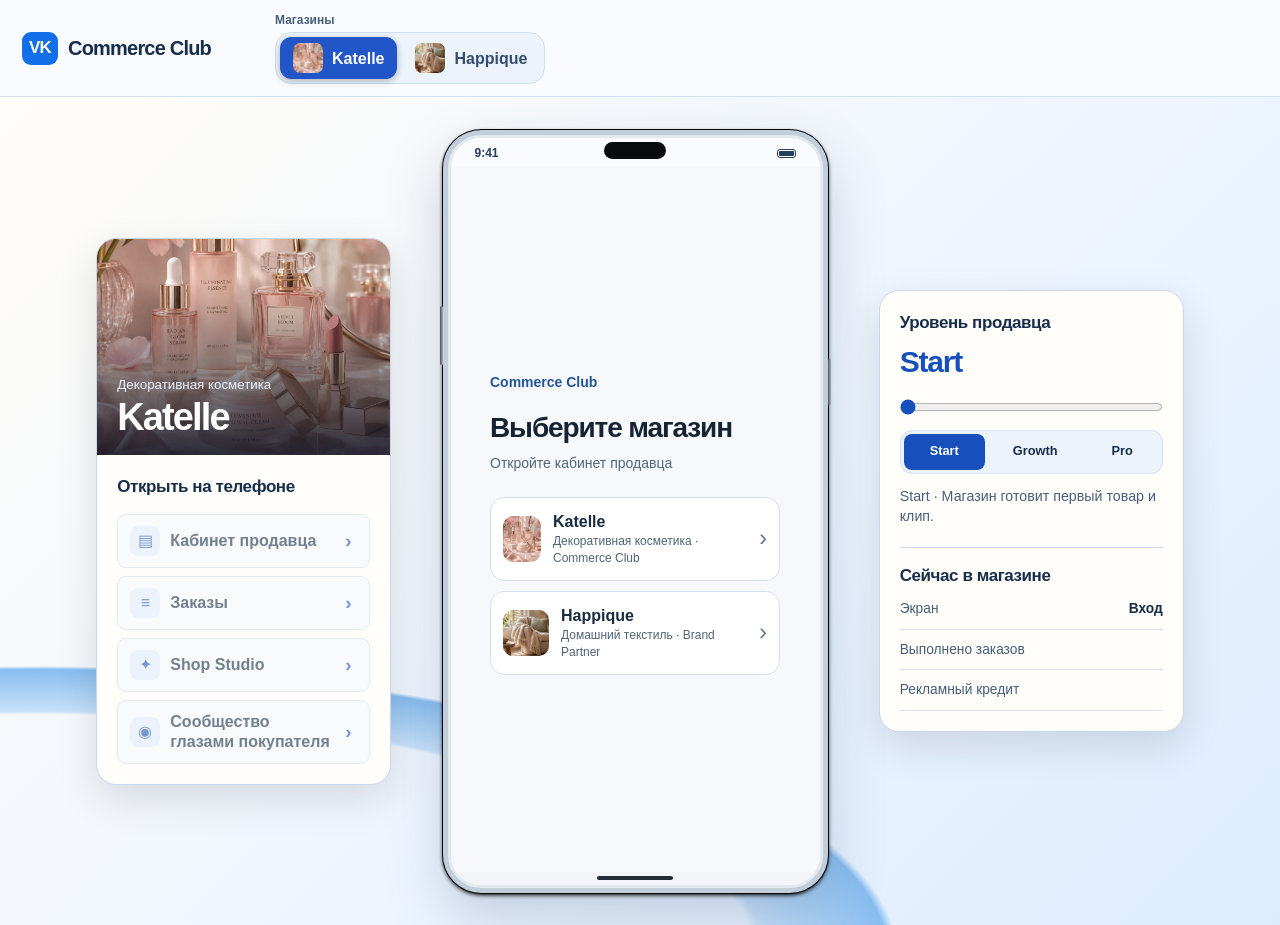
<file: index.html>
<!doctype html>
<html lang="ru"><head><base href="./releases/fd3b2d637d70807e52e01f9d325dbb7a2c9d3b03/"><meta charset="utf-8"><meta name="viewport" content="width=device-width,initial-scale=1"><title>Commerce Club · Интерактивное демо</title><link rel="stylesheet" href="presentation.css"></head>
<body><header class="top"><div class="identity"><b>VK</b> Commerce Club</div>
<div class="shop-picker"><strong>Магазины</strong><div class="sellers" role="group" aria-label="Выбор продавца"><button data-shop="beauty" aria-pressed="true"><img width="30" height="30" src="studio/media/beauty-scene.webp" alt="">Katelle</button><button data-shop="home" aria-pressed="false"><img width="30" height="30" src="studio/media/home-scene.webp" alt="">Happique</button></div></div></header>
<main class="stage"><section class="profile"><div class="profile-photo"><img id="scene" alt=""><div><small id="category"></small><h1 id="shop-name"></h1></div></div>
<div class="profile-info"><h2>Открыть на телефоне</h2><div class="routes"><button data-path="cabinet.html" data-hash="club"><span class="route-icon" aria-hidden="true">▤</span><span>Кабинет продавца</span></button><button data-path="cabinet.html" data-hash="orders"><span class="route-icon" aria-hidden="true">≡</span><span>Заказы</span></button><button data-path="studio/" data-hash="edit"><span class="route-icon" aria-hidden="true">✦</span><span>Shop Studio</span></button><button data-path="cabinet.html" data-hash="partner"><span class="route-icon" aria-hidden="true">◇</span><span>Brand Partners</span></button><button id="buyer-path" data-path="studio/" data-hash="store"><span class="route-icon" aria-hidden="true">◉</span><span>Сообщество глазами покупателя</span></button></div><p id="ready-note" hidden>Для открытия сообщества подтвердите готовность каталога.</p></div></section>
<div class="device"><div class="glass"><div class="status" aria-hidden="true"><span>9:41</span><i></i><span class="battery"></span></div><section id="login" class="login"><div class="login-content"><p class="login-brand">Commerce Club</p><h2>Выберите магазин</h2><p>Откройте кабинет продавца</p>
<div class="login-options">
<button data-login="beauty"><img src="studio/media/beauty-scene.webp" alt=""><span><strong>Katelle</strong><small>Декоративная косметика · Commerce Club</small></span></button>
<button data-login="home"><img src="studio/media/home-scene.webp" alt=""><span><strong>Happique</strong><small>Домашний текстиль · Brand Partner</small></span></button>
</div></div></section><iframe hidden id="phone" title="Интерактивный магазин VK" allow="fullscreen"></iframe><div class="chin" aria-hidden="true"><i></i></div></div></div>
<aside class="panel"><div class="panel-heading"><h2 id="mode-title">Уровень продавца</h2><output id="mode" for="level-control"></output></div>
<input id="level-control" aria-label="Пример уровня продавца" type="range" min="0" max="2" step="1" value="0">
<div class="stops" role="group" aria-label="Пример уровня"><button data-step="0">Start</button><button data-step="1">Growth</button><button data-step="2">Pro</button></div>
<p id="explain"></p><div class="live"><h2>Сейчас в магазине</h2><dl><div><dt>Экран</dt><dd id="screen">Вход</dd></div><div><dt id="metric-label">Выполнено заказов</dt><dd id="count"></dd></div><div><dt id="reward-label">Рекламный кредит</dt><dd id="credit-state"></dd></div></dl></div></aside></main><script type="module" src="presentation.js"></script></body></html>
</file>
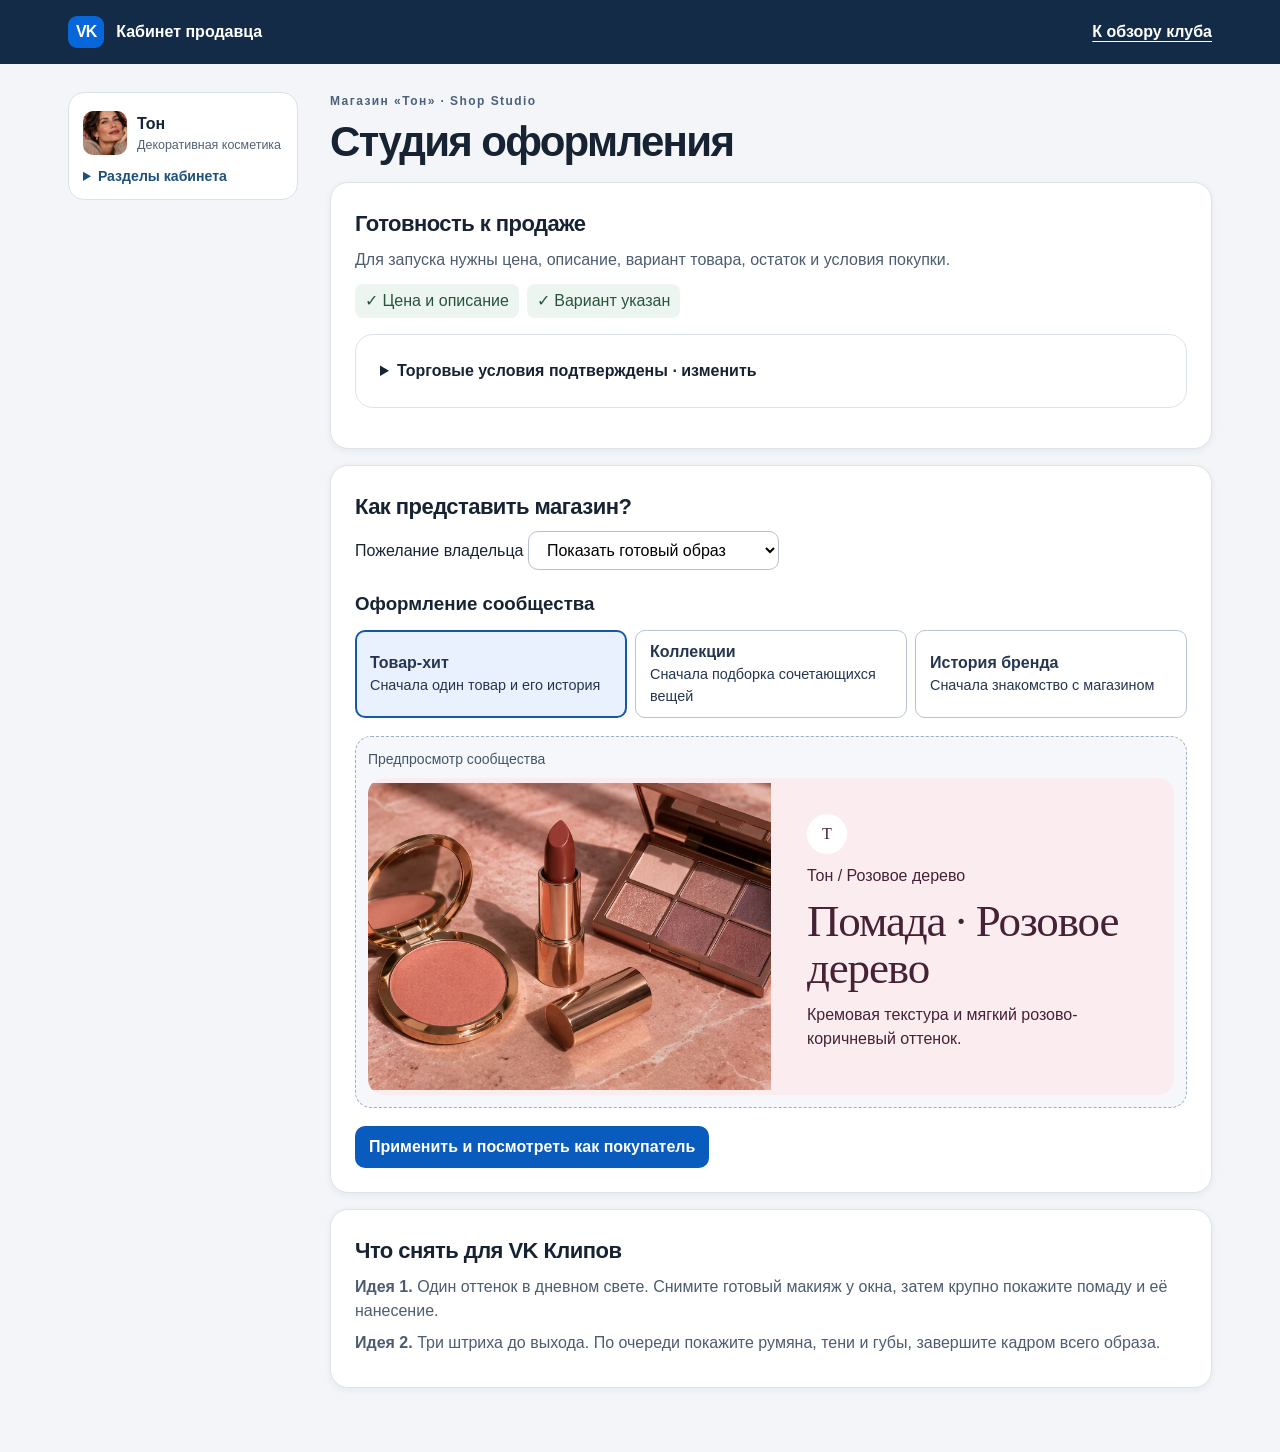
<file: studio/index.html>
<!doctype html>
<html lang="ru"><head><meta charset="utf-8"><meta name="viewport" content="width=device-width, initial-scale=1"><title>Shop Studio · VK Commerce Club</title><link rel="stylesheet" href="../club.css"><link rel="stylesheet" href="studio.css"></head><body><header class="context-bar"><div class="bar"><b class="brand"><span class="mark">VK</span><span id="role"></span></b><a id="club" class="header-link"></a></div></header><div id="shell"><div id="menu"></div><main id="app"></main></div><script type="module" src="studio.js"></script></body></html>
</file>
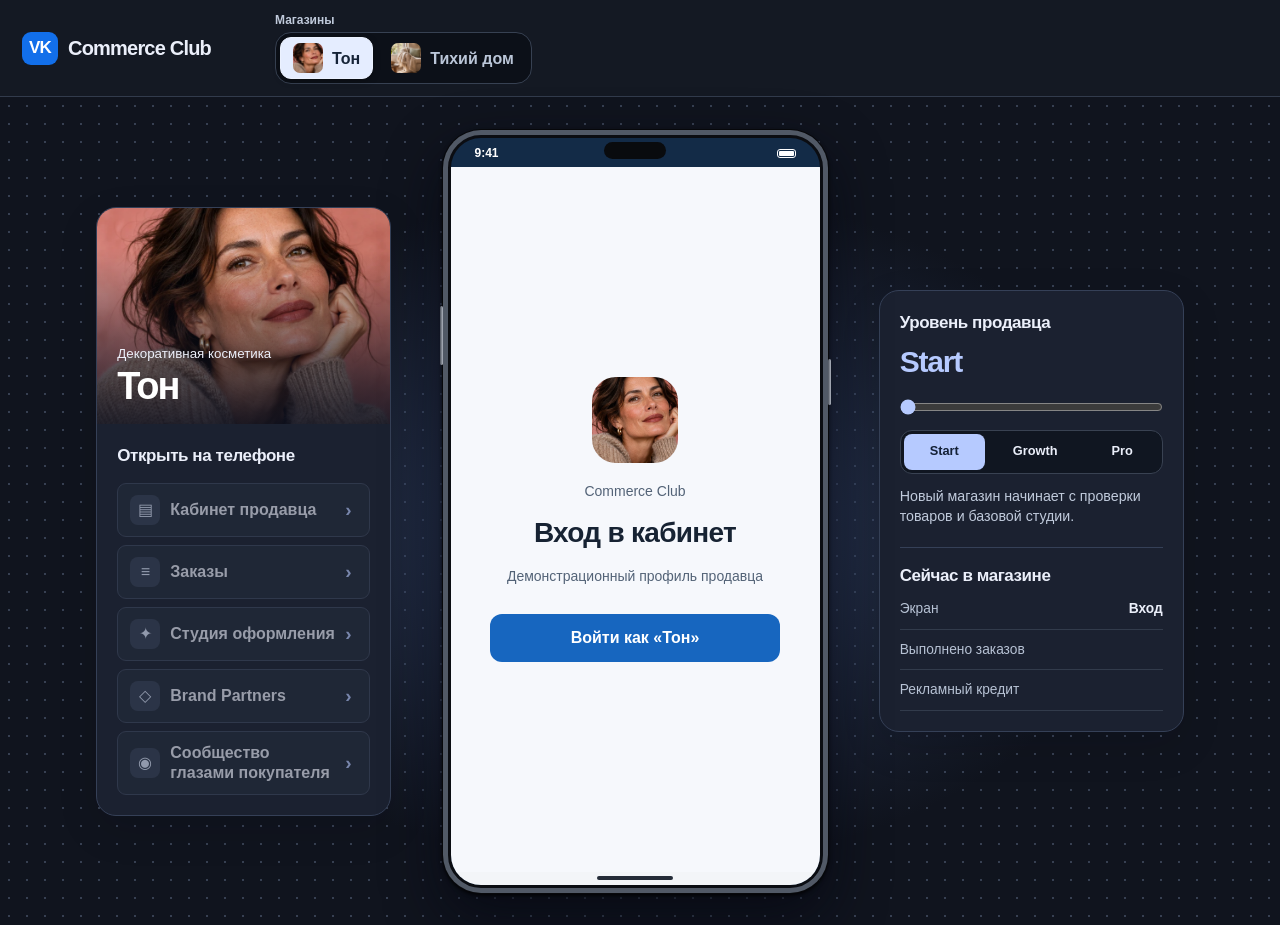
<file: releases/10fbc9dd67f4b79fa634954928e82f3b65fb4174/index.html>
<!doctype html>
<html lang="ru"><head><meta charset="utf-8"><meta name="viewport" content="width=device-width,initial-scale=1"><title>Commerce Club · Интерактивное демо</title><link rel="stylesheet" href="presentation.css"></head>
<body><header class="top"><div class="identity"><b>VK</b> Commerce Club</div>
<div class="shop-picker"><strong>Магазины</strong><div class="sellers" role="group" aria-label="Выбор продавца"><button data-shop="beauty" aria-pressed="true"><img width="30" height="30" src="studio/media/beauty-scene.webp" alt="">Тон</button><button data-shop="home" aria-pressed="false"><img width="30" height="30" src="studio/media/home-scene.webp" alt="">Тихий дом</button></div></div></header>
<main class="stage"><section class="profile"><div class="profile-photo"><img id="scene" alt=""><div><small id="category"></small><h1 id="shop-name"></h1></div></div>
<div class="profile-info"><h2>Открыть на телефоне</h2><div class="routes"><button data-path="cabinet.html" data-hash="club"><span class="route-icon" aria-hidden="true">▤</span><span>Кабинет продавца</span></button><button data-path="cabinet.html" data-hash="orders"><span class="route-icon" aria-hidden="true">≡</span><span>Заказы</span></button><button data-path="studio/" data-hash="edit"><span class="route-icon" aria-hidden="true">✦</span><span>Студия оформления</span></button><button data-path="cabinet.html" data-hash="partner"><span class="route-icon" aria-hidden="true">◇</span><span>Brand Partners</span></button><button id="buyer-path" data-path="studio/" data-hash="store"><span class="route-icon" aria-hidden="true">◉</span><span>Сообщество глазами покупателя</span></button></div><p id="ready-note" hidden>Для открытия сообщества подтвердите остаток в студии.</p></div></section>
<div class="device"><div class="glass"><div class="status" aria-hidden="true"><span>9:41</span><i></i><span class="battery"></span></div><section id="login" class="login"><div class="login-content"><img id="login-photo" alt=""><p>Commerce Club</p><h2>Вход в кабинет</h2><p>Демонстрационный профиль продавца</p><button id="enter"></button></div></section><iframe hidden id="phone" title="Интерактивный магазин VK" allow="fullscreen"></iframe><div class="chin" aria-hidden="true"><i></i></div></div></div>
<aside class="panel"><div class="panel-heading"><h2>Уровень продавца</h2><output id="mode" for="level-control"></output></div>
<input id="level-control" aria-label="Пример уровня продавца" type="range" min="0" max="2" step="1" value="0">
<div class="stops" role="group" aria-label="Пример уровня"><button data-step="0">Start</button><button data-step="1">Growth</button><button data-step="2">Pro</button></div>
<p id="explain"></p><div class="live"><h2>Сейчас в магазине</h2><dl><div><dt>Экран</dt><dd id="screen">Вход</dd></div><div><dt>Выполнено заказов</dt><dd id="count"></dd></div><div><dt>Рекламный кредит</dt><dd id="credit-state"></dd></div></dl></div></aside></main><script type="module" src="presentation.js"></script></body></html>
</file>
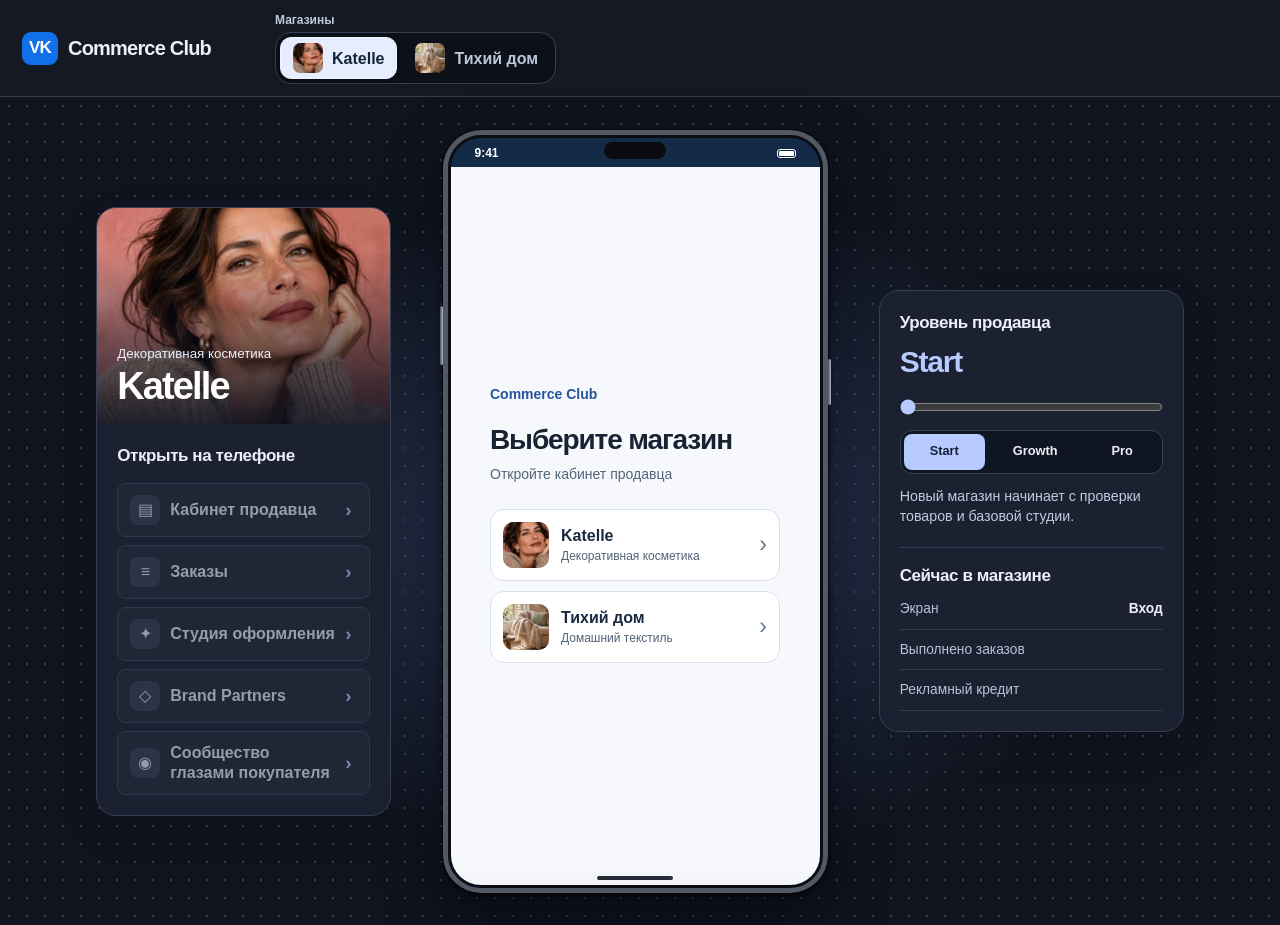
<file: releases/20390bb4bfc5965948802630af18fb8cf6c0f856/index.html>
<!doctype html>
<html lang="ru"><head><meta charset="utf-8"><meta name="viewport" content="width=device-width,initial-scale=1"><title>Commerce Club · Интерактивное демо</title><link rel="stylesheet" href="presentation.css"></head>
<body><header class="top"><div class="identity"><b>VK</b> Commerce Club</div>
<div class="shop-picker"><strong>Магазины</strong><div class="sellers" role="group" aria-label="Выбор продавца"><button data-shop="beauty" aria-pressed="true"><img width="30" height="30" src="studio/media/beauty-scene.webp" alt="">Katelle</button><button data-shop="home" aria-pressed="false"><img width="30" height="30" src="studio/media/home-scene.webp" alt="">Тихий дом</button></div></div></header>
<main class="stage"><section class="profile"><div class="profile-photo"><img id="scene" alt=""><div><small id="category"></small><h1 id="shop-name"></h1></div></div>
<div class="profile-info"><h2>Открыть на телефоне</h2><div class="routes"><button data-path="cabinet.html" data-hash="club"><span class="route-icon" aria-hidden="true">▤</span><span>Кабинет продавца</span></button><button data-path="cabinet.html" data-hash="orders"><span class="route-icon" aria-hidden="true">≡</span><span>Заказы</span></button><button data-path="studio/" data-hash="edit"><span class="route-icon" aria-hidden="true">✦</span><span>Студия оформления</span></button><button data-path="cabinet.html" data-hash="partner"><span class="route-icon" aria-hidden="true">◇</span><span>Brand Partners</span></button><button id="buyer-path" data-path="studio/" data-hash="store"><span class="route-icon" aria-hidden="true">◉</span><span>Сообщество глазами покупателя</span></button></div><p id="ready-note" hidden>Для открытия сообщества подтвердите остаток в студии.</p></div></section>
<div class="device"><div class="glass"><div class="status" aria-hidden="true"><span>9:41</span><i></i><span class="battery"></span></div><section id="login" class="login"><div class="login-content"><p class="login-brand">Commerce Club</p><h2>Выберите магазин</h2><p>Откройте кабинет продавца</p>
<div class="login-options">
<button data-login="beauty"><img src="studio/media/beauty-scene.webp" alt=""><span><strong>Katelle</strong><small>Декоративная косметика</small></span></button>
<button data-login="home"><img src="studio/media/home-scene.webp" alt=""><span><strong>Тихий дом</strong><small>Домашний текстиль</small></span></button>
</div></div></section><iframe hidden id="phone" title="Интерактивный магазин VK" allow="fullscreen"></iframe><div class="chin" aria-hidden="true"><i></i></div></div></div>
<aside class="panel"><div class="panel-heading"><h2>Уровень продавца</h2><output id="mode" for="level-control"></output></div>
<input id="level-control" aria-label="Пример уровня продавца" type="range" min="0" max="2" step="1" value="0">
<div class="stops" role="group" aria-label="Пример уровня"><button data-step="0">Start</button><button data-step="1">Growth</button><button data-step="2">Pro</button></div>
<p id="explain"></p><div class="live"><h2>Сейчас в магазине</h2><dl><div><dt>Экран</dt><dd id="screen">Вход</dd></div><div><dt>Выполнено заказов</dt><dd id="count"></dd></div><div><dt>Рекламный кредит</dt><dd id="credit-state"></dd></div></dl></div></aside></main><script type="module" src="presentation.js"></script></body></html>
</file>
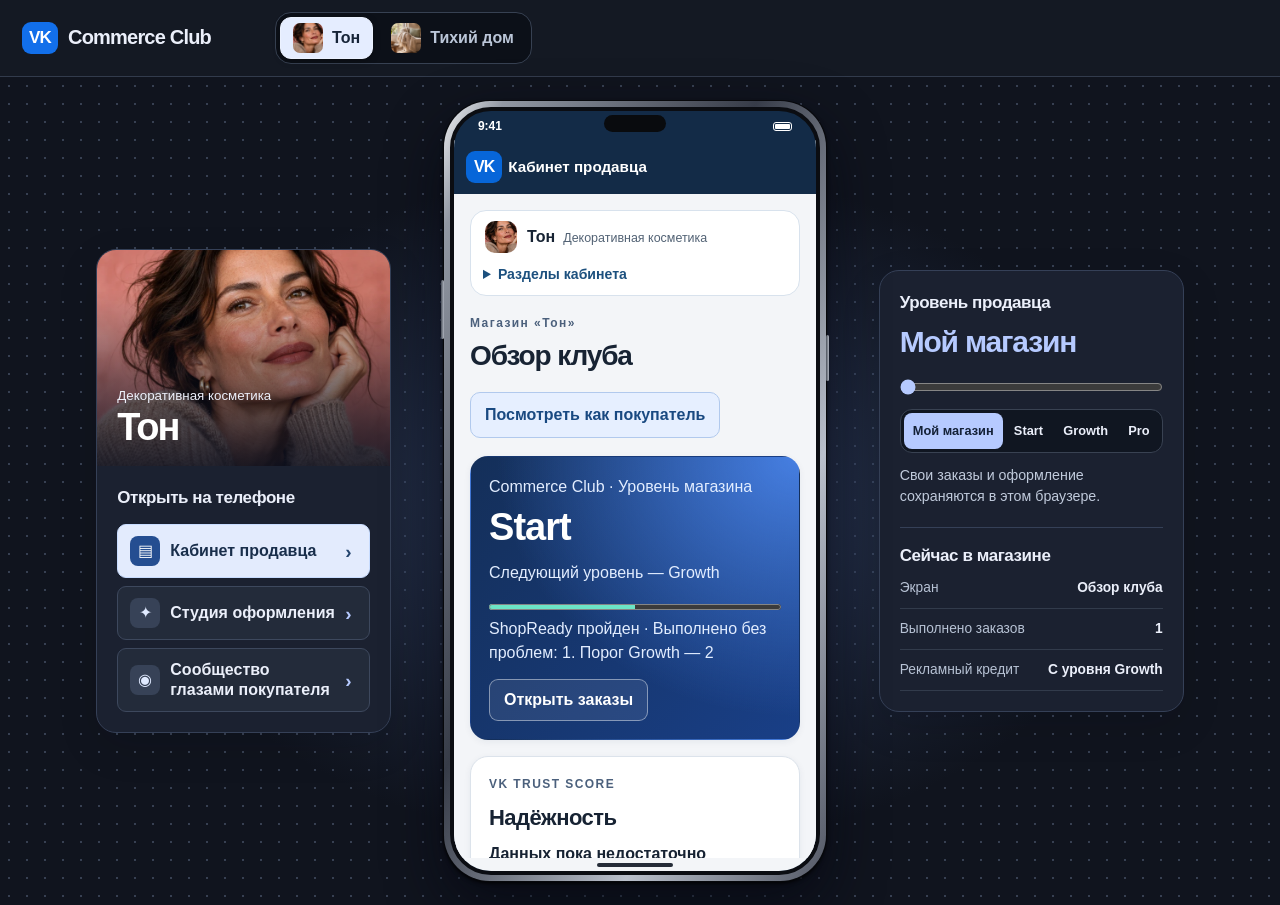
<file: releases/22c98f0e8be8798205c8533288f88f4186b59b86/index.html>
<!doctype html>
<html lang="ru"><head><meta charset="utf-8"><meta name="viewport" content="width=device-width,initial-scale=1"><title>Commerce Club · Интерактивное демо</title><link rel="stylesheet" href="presentation.css"></head>
<body><header class="top"><div class="identity"><b>VK</b> Commerce Club</div>
<div class="sellers" role="group" aria-label="Выбор продавца"><button data-shop="beauty" aria-pressed="true"><img width="30" height="30" src="studio/media/beauty-scene.webp" alt="">Тон</button><button data-shop="home" aria-pressed="false"><img width="30" height="30" src="studio/media/home-scene.webp" alt="">Тихий дом</button></div></header>
<main class="stage"><section class="profile"><div class="profile-photo"><img id="scene" alt=""><div><small id="category"></small><h1 id="shop-name"></h1></div></div>
<div class="profile-info"><h2>Открыть на телефоне</h2><div class="routes"><button data-path="cabinet.html" data-hash="club"><span class="route-icon" aria-hidden="true">▤</span><span>Кабинет продавца</span></button><button data-path="studio/" data-hash="edit"><span class="route-icon" aria-hidden="true">✦</span><span>Студия оформления</span></button><button id="buyer-path" data-path="studio/" data-hash="store"><span class="route-icon" aria-hidden="true">◉</span><span>Сообщество глазами покупателя</span></button></div><p id="ready-note" hidden>Для открытия сообщества подтвердите остаток в студии.</p></div></section>
<div class="device"><div class="glass"><div class="status" aria-hidden="true"><span>9:41</span><i></i><span class="battery"></span></div><iframe id="phone" title="Интерактивный магазин VK" allow="fullscreen"></iframe><div class="chin" aria-hidden="true"><i></i></div></div></div>
<aside class="panel"><div class="panel-heading"><h2>Уровень продавца</h2><output id="mode" for="level-control"></output></div>
<input id="level-control" aria-label="Пример уровня продавца" type="range" min="0" max="3" step="1" value="0">
<div class="stops" role="group" aria-label="Пример уровня"><button data-step="0">Мой магазин</button><button data-step="1">Start</button><button data-step="2">Growth</button><button data-step="3">Pro</button></div>
<p id="explain"></p><div class="live"><h2>Сейчас в магазине</h2><dl><div><dt>Экран</dt><dd id="screen">Обзор клуба</dd></div><div><dt>Выполнено заказов</dt><dd id="count"></dd></div><div><dt>Рекламный кредит</dt><dd id="credit-state"></dd></div></dl></div></aside></main><script type="module" src="presentation.js"></script></body></html>
</file>
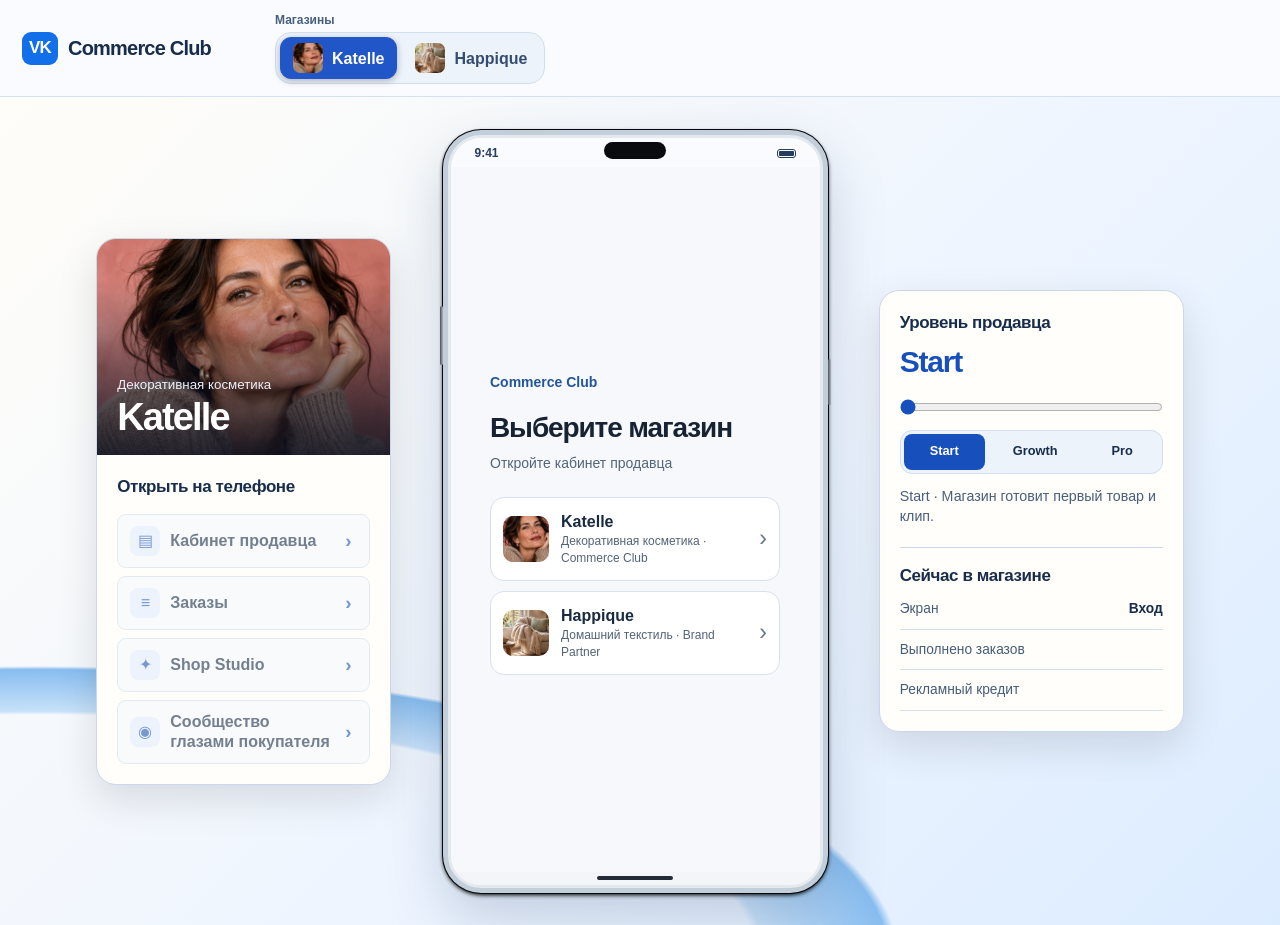
<file: releases/c3c7b0f297327cb7d4923b3d4fe4987be9b98758/index.html>
<!doctype html>
<html lang="ru"><head><meta charset="utf-8"><meta name="viewport" content="width=device-width,initial-scale=1"><title>Commerce Club · Интерактивное демо</title><link rel="stylesheet" href="presentation.css"></head>
<body><header class="top"><div class="identity"><b>VK</b> Commerce Club</div>
<div class="shop-picker"><strong>Магазины</strong><div class="sellers" role="group" aria-label="Выбор продавца"><button data-shop="beauty" aria-pressed="true"><img width="30" height="30" src="studio/media/beauty-scene.webp" alt="">Katelle</button><button data-shop="home" aria-pressed="false"><img width="30" height="30" src="studio/media/home-scene.webp" alt="">Happique</button></div></div></header>
<main class="stage"><section class="profile"><div class="profile-photo"><img id="scene" alt=""><div><small id="category"></small><h1 id="shop-name"></h1></div></div>
<div class="profile-info"><h2>Открыть на телефоне</h2><div class="routes"><button data-path="cabinet.html" data-hash="club"><span class="route-icon" aria-hidden="true">▤</span><span>Кабинет продавца</span></button><button data-path="cabinet.html" data-hash="orders"><span class="route-icon" aria-hidden="true">≡</span><span>Заказы</span></button><button data-path="studio/" data-hash="edit"><span class="route-icon" aria-hidden="true">✦</span><span>Shop Studio</span></button><button data-path="cabinet.html" data-hash="partner"><span class="route-icon" aria-hidden="true">◇</span><span>Brand Partners</span></button><button id="buyer-path" data-path="studio/" data-hash="store"><span class="route-icon" aria-hidden="true">◉</span><span>Сообщество глазами покупателя</span></button></div><p id="ready-note" hidden>Для открытия сообщества подтвердите готовность каталога.</p></div></section>
<div class="device"><div class="glass"><div class="status" aria-hidden="true"><span>9:41</span><i></i><span class="battery"></span></div><section id="login" class="login"><div class="login-content"><p class="login-brand">Commerce Club</p><h2>Выберите магазин</h2><p>Откройте кабинет продавца</p>
<div class="login-options">
<button data-login="beauty"><img src="studio/media/beauty-scene.webp" alt=""><span><strong>Katelle</strong><small>Декоративная косметика · Commerce Club</small></span></button>
<button data-login="home"><img src="studio/media/home-scene.webp" alt=""><span><strong>Happique</strong><small>Домашний текстиль · Brand Partner</small></span></button>
</div></div></section><iframe hidden id="phone" title="Интерактивный магазин VK" allow="fullscreen"></iframe><div class="chin" aria-hidden="true"><i></i></div></div></div>
<aside class="panel"><div class="panel-heading"><h2 id="mode-title">Уровень продавца</h2><output id="mode" for="level-control"></output></div>
<input id="level-control" aria-label="Пример уровня продавца" type="range" min="0" max="2" step="1" value="0">
<div class="stops" role="group" aria-label="Пример уровня"><button data-step="0">Start</button><button data-step="1">Growth</button><button data-step="2">Pro</button></div>
<p id="explain"></p><div class="live"><h2>Сейчас в магазине</h2><dl><div><dt>Экран</dt><dd id="screen">Вход</dd></div><div><dt id="metric-label">Выполнено заказов</dt><dd id="count"></dd></div><div><dt id="reward-label">Рекламный кредит</dt><dd id="credit-state"></dd></div></dl></div></aside></main><script type="module" src="presentation.js"></script></body></html>
</file>
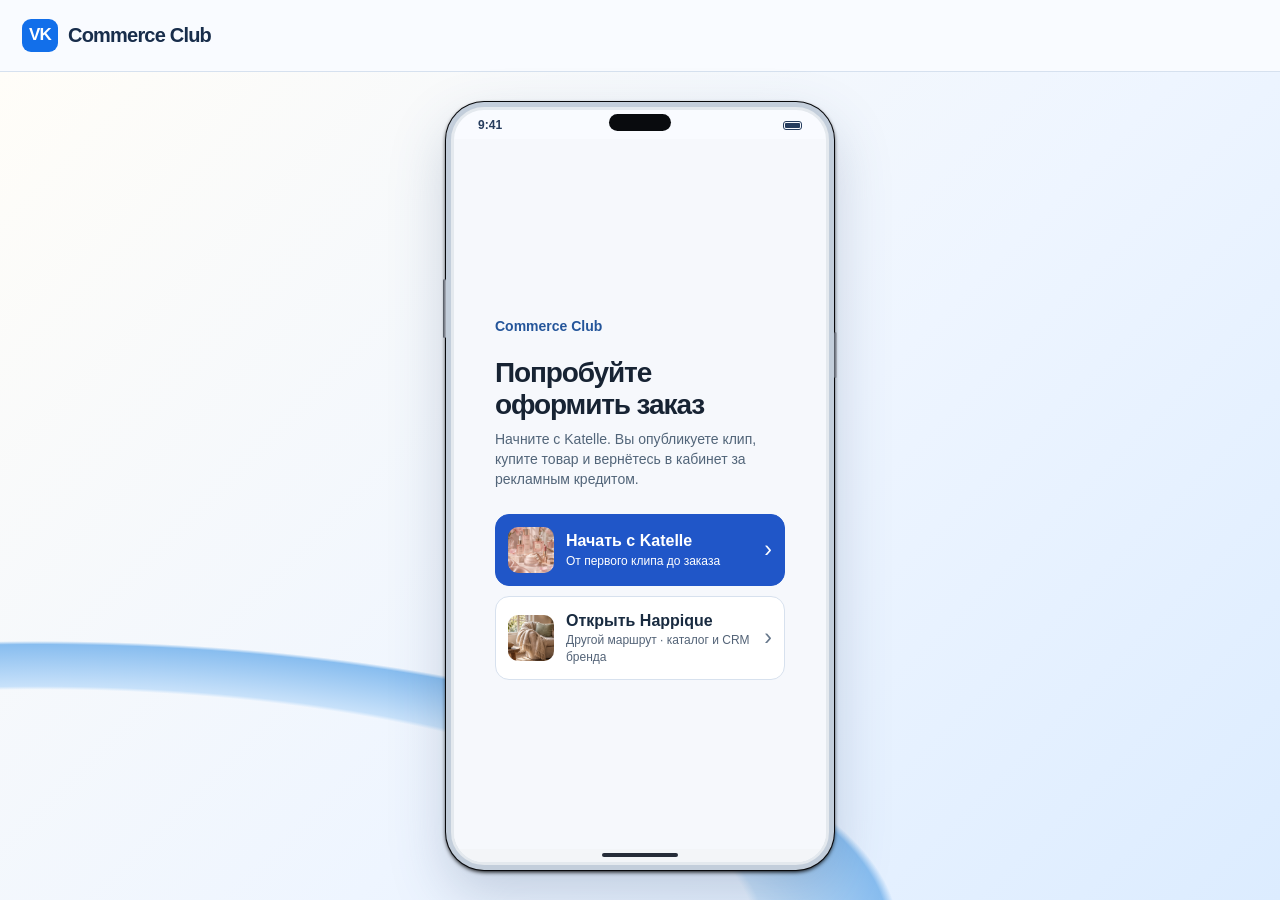
<file: releases/cb9e116e784eb3697a432ee3b4713bbbef886c1a/index.html>
<!doctype html>
<html lang="ru"><head><meta charset="utf-8"><meta name="viewport" content="width=device-width,initial-scale=1"><title>Commerce Club · Интерактивное демо</title><link rel="stylesheet" href="presentation.css"></head>
<body><header class="top"><div class="identity"><b>VK</b> Commerce Club</div>
<div class="shop-picker"><strong>Магазины</strong><div class="sellers" role="group" aria-label="Выбор продавца"><button data-shop="beauty" aria-pressed="true"><img width="30" height="30" src="studio/media/beauty-scene.webp" alt="">Katelle</button><button data-shop="home" aria-pressed="false"><img width="30" height="30" src="studio/media/home-scene.webp" alt="">Happique</button></div></div></header>
<main class="stage"><section class="profile"><div class="profile-photo"><img id="scene" alt=""><div><small id="category"></small><h1 id="shop-name"></h1></div></div>
<div class="profile-info"><h2>Перейти к экрану</h2><div class="routes"><button data-path="cabinet.html" data-hash="club"><span class="route-icon" aria-hidden="true">▤</span><span>Кабинет продавца</span></button><button data-path="cabinet.html" data-hash="orders"><span class="route-icon" aria-hidden="true">≡</span><span>Заказы</span></button><button data-path="studio/" data-hash="edit"><span class="route-icon" aria-hidden="true">✦</span><span>Shop Studio</span></button><button data-path="cabinet.html" data-hash="partner"><span class="route-icon" aria-hidden="true">◇</span><span>Brand Partners</span></button><button id="buyer-path" data-path="studio/" data-hash="store"><span class="route-icon" aria-hidden="true">◉</span><span>Сообщество глазами покупателя</span></button></div><p id="ready-note" hidden>Для открытия сообщества подтвердите готовность каталога.</p></div></section>
<div class="device"><div class="glass"><div class="status" aria-hidden="true"><span>9:41</span><i></i><span class="battery"></span></div><section id="login" class="login"><div class="login-content"><p class="login-brand">Commerce Club</p><h2>Попробуйте оформить заказ</h2><p>Начните с Katelle. Вы опубликуете клип, купите товар и вернётесь в кабинет за рекламным кредитом.</p>
<div class="login-options">
<button data-login="beauty"><img src="studio/media/beauty-scene.webp" alt=""><span><strong>Начать с Katelle</strong><small>От первого клипа до заказа</small></span></button>
<button data-login="home"><img src="studio/media/home-scene.webp" alt=""><span><strong>Открыть Happique</strong><small>Другой маршрут · каталог и CRM бренда</small></span></button>
</div></div></section><div id="guide" class="guide" hidden><p aria-live="polite" id="guide-text"></p><button type="button" id="locate">Показать где</button></div><iframe hidden id="phone" title="Интерактивный магазин VK" allow="fullscreen"></iframe><div class="chin" aria-hidden="true"><i></i></div></div></div>
<aside class="panel"><div class="panel-heading"><h2 id="mode-title">Уровень продавца</h2><output id="mode" for="level-control"></output></div>
<input id="level-control" aria-label="Пример уровня продавца" type="range" min="0" max="2" step="1" value="0">
<div class="stops" role="group" aria-label="Пример уровня"><button data-step="0">Start</button><button data-step="1">Growth</button><button data-step="2">Pro</button></div>
<p id="explain"></p><div class="live"><h2>Сейчас в магазине</h2><dl><div><dt>Экран</dt><dd id="screen">Вход</dd></div><div><dt id="metric-label">Выполнено заказов</dt><dd id="count"></dd></div><div><dt id="reward-label">Рекламный кредит</dt><dd id="credit-state"></dd></div></dl></div></aside></main><script type="module" src="presentation.js"></script></body></html>
</file>
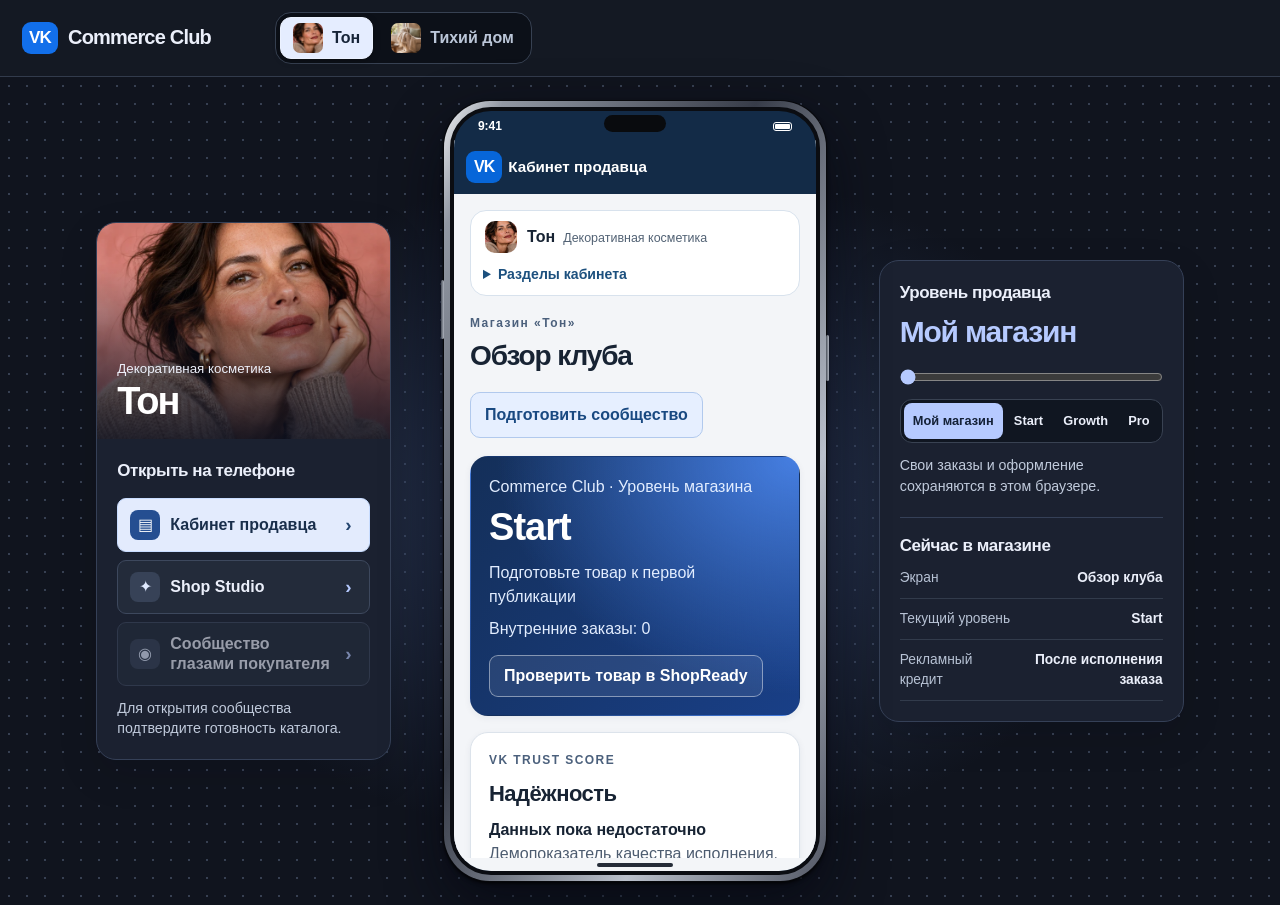
<file: releases/e19059b3f07329af7d9ea71b241a99f8d11e6a4f/index.html>
<!doctype html>
<html lang="ru"><head><meta charset="utf-8"><meta name="viewport" content="width=device-width,initial-scale=1"><title>Commerce Club · Интерактивное демо</title><link rel="stylesheet" href="presentation.css"></head>
<body><header class="top"><div class="identity"><b>VK</b> Commerce Club</div>
<div class="sellers" role="group" aria-label="Выбор продавца"><button data-shop="beauty" aria-pressed="true"><img width="30" height="30" src="studio/media/beauty-scene.webp" alt="">Тон</button><button data-shop="home" aria-pressed="false"><img width="30" height="30" src="studio/media/home-scene.webp" alt="">Тихий дом</button></div></header>
<main class="stage"><section class="profile"><div class="profile-photo"><img id="scene" alt=""><div><small id="category"></small><h1 id="shop-name"></h1></div></div>
<div class="profile-info"><h2>Открыть на телефоне</h2><div class="routes"><button data-path="cabinet.html" data-hash="club"><span class="route-icon" aria-hidden="true">▤</span><span>Кабинет продавца</span></button><button data-path="studio/" data-hash="edit"><span class="route-icon" aria-hidden="true">✦</span><span>Shop Studio</span></button><button id="buyer-path" data-path="studio/" data-hash="store"><span class="route-icon" aria-hidden="true">◉</span><span>Сообщество глазами покупателя</span></button></div><p id="ready-note" hidden>Для открытия сообщества подтвердите готовность каталога.</p></div></section>
<div class="device"><div class="glass"><div class="status" aria-hidden="true"><span>9:41</span><i></i><span class="battery"></span></div><iframe id="phone" title="Интерактивный магазин VK" allow="fullscreen"></iframe><div class="chin" aria-hidden="true"><i></i></div></div></div>
<aside class="panel"><div class="panel-heading"><h2 id="mode-title">Уровень продавца</h2><output id="mode" for="level-control"></output></div>
<input id="level-control" aria-label="Пример уровня продавца" type="range" min="0" max="3" step="1" value="0">
<div class="stops" role="group" aria-label="Пример уровня"><button data-step="0">Мой магазин</button><button data-step="1">Start</button><button data-step="2">Growth</button><button data-step="3">Pro</button></div>
<p id="explain"></p><div class="live"><h2>Сейчас в магазине</h2><dl><div><dt>Экран</dt><dd id="screen">Обзор клуба</dd></div><div><dt id="metric-label">Текущий уровень</dt><dd id="count"></dd></div><div><dt id="reward-label">Рекламный кредит</dt><dd id="credit-state"></dd></div></dl></div></aside></main><script type="module" src="presentation.js"></script></body></html>
</file>
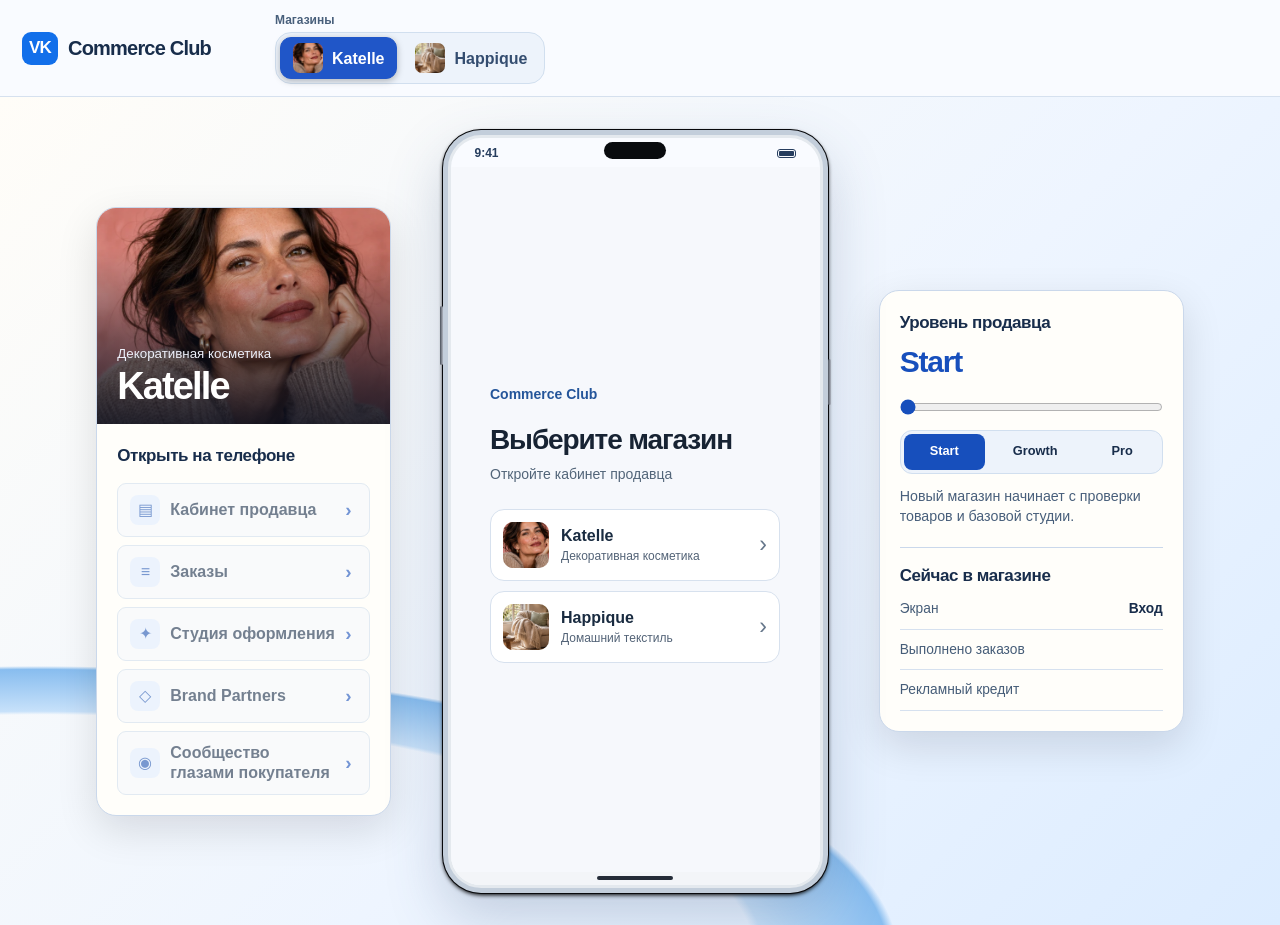
<file: releases/effec1f9fd084f3419c1f1bebfd5da33e242f20c/index.html>
<!doctype html>
<html lang="ru"><head><meta charset="utf-8"><meta name="viewport" content="width=device-width,initial-scale=1"><title>Commerce Club · Интерактивное демо</title><link rel="stylesheet" href="presentation.css"></head>
<body><header class="top"><div class="identity"><b>VK</b> Commerce Club</div>
<div class="shop-picker"><strong>Магазины</strong><div class="sellers" role="group" aria-label="Выбор продавца"><button data-shop="beauty" aria-pressed="true"><img width="30" height="30" src="studio/media/beauty-scene.webp" alt="">Katelle</button><button data-shop="home" aria-pressed="false"><img width="30" height="30" src="studio/media/home-scene.webp" alt="">Happique</button></div></div></header>
<main class="stage"><section class="profile"><div class="profile-photo"><img id="scene" alt=""><div><small id="category"></small><h1 id="shop-name"></h1></div></div>
<div class="profile-info"><h2>Открыть на телефоне</h2><div class="routes"><button data-path="cabinet.html" data-hash="club"><span class="route-icon" aria-hidden="true">▤</span><span>Кабинет продавца</span></button><button data-path="cabinet.html" data-hash="orders"><span class="route-icon" aria-hidden="true">≡</span><span>Заказы</span></button><button data-path="studio/" data-hash="edit"><span class="route-icon" aria-hidden="true">✦</span><span>Студия оформления</span></button><button data-path="cabinet.html" data-hash="partner"><span class="route-icon" aria-hidden="true">◇</span><span>Brand Partners</span></button><button id="buyer-path" data-path="studio/" data-hash="store"><span class="route-icon" aria-hidden="true">◉</span><span>Сообщество глазами покупателя</span></button></div><p id="ready-note" hidden>Для открытия сообщества подтвердите остаток в студии.</p></div></section>
<div class="device"><div class="glass"><div class="status" aria-hidden="true"><span>9:41</span><i></i><span class="battery"></span></div><section id="login" class="login"><div class="login-content"><p class="login-brand">Commerce Club</p><h2>Выберите магазин</h2><p>Откройте кабинет продавца</p>
<div class="login-options">
<button data-login="beauty"><img src="studio/media/beauty-scene.webp" alt=""><span><strong>Katelle</strong><small>Декоративная косметика</small></span></button>
<button data-login="home"><img src="studio/media/home-scene.webp" alt=""><span><strong>Happique</strong><small>Домашний текстиль</small></span></button>
</div></div></section><iframe hidden id="phone" title="Интерактивный магазин VK" allow="fullscreen"></iframe><div class="chin" aria-hidden="true"><i></i></div></div></div>
<aside class="panel"><div class="panel-heading"><h2>Уровень продавца</h2><output id="mode" for="level-control"></output></div>
<input id="level-control" aria-label="Пример уровня продавца" type="range" min="0" max="2" step="1" value="0">
<div class="stops" role="group" aria-label="Пример уровня"><button data-step="0">Start</button><button data-step="1">Growth</button><button data-step="2">Pro</button></div>
<p id="explain"></p><div class="live"><h2>Сейчас в магазине</h2><dl><div><dt>Экран</dt><dd id="screen">Вход</dd></div><div><dt>Выполнено заказов</dt><dd id="count"></dd></div><div><dt>Рекламный кредит</dt><dd id="credit-state"></dd></div></dl></div></aside></main><script type="module" src="presentation.js"></script></body></html>
</file>
<file: presentation.css>
* {box-sizing:border-box}
:root {font:16px/1.45 Inter,"Segoe UI",sans-serif;color:#ebeffa;background:#10141e;color-scheme:dark}
body {margin:0;--accent:#b6caff;--surface:#1b2130;--edge:#354057;--halo:#394d78}
body[data-shop=home] {--accent:#afdcc3;--halo:#3c5e51}
button,input {font:inherit}
button {cursor:pointer;color:inherit}
button:disabled {opacity:.55;cursor:default}
.top {min-height:72px;display:flex;align-items:center;gap:clamp(20px,5vw,80px);padding:12px max(22px,calc((100vw - 1250px)/2));background:#141923;border-bottom:1px solid #323b4c}
.identity {display:flex;align-items:center;gap:10px;font-size:20px;font-weight:700;letter-spacing:-.04em;white-space:nowrap}
.identity b {color:white;background:#126fea;border-radius:9px;padding:4px 7px;font-size:17px}
.sellers,.stops {display:flex;gap:5px}
.sellers button,.stops button {border:1px solid transparent;border-radius:10px;background:transparent;padding:5px 12px;display:flex;align-items:center;gap:9px}
.sellers img {width:30px;height:30px;border-radius:7px;object-fit:cover}
.sellers button[aria-pressed=true],.stops button[aria-pressed=true] {background:#303e55;border-color:#7283a0;color:white}
.stage {min-height:calc(100svh - 72px);display:grid;grid-template-columns:minmax(190px,295px) minmax(290px,385px) minmax(195px,305px);gap:clamp(22px,4vw,74px);justify-content:center;align-items:center;padding:24px;background-image:radial-gradient(ellipse at 50% 52%,color-mix(in srgb,var(--halo) 65%,transparent),transparent 56%),radial-gradient(#374052 1px,transparent 1px);background-size:auto,18px 18px}
.profile,.panel {background:var(--surface);border:1px solid var(--edge);border-radius:20px;box-shadow:0 14px 40px #080b121f;min-width:0}
.profile {overflow:hidden}
.profile-photo {position:relative;height:clamp(165px,24vh,250px);isolation:isolate}
.profile-photo img {width:100%;height:100%;object-fit:cover}
.profile-photo::after {content:"";position:absolute;inset:0;background:linear-gradient(transparent 20%,#0d1120dc);z-index:1}
.profile-photo div {position:absolute;z-index:2;bottom:17px;left:20px}
.profile-photo small {color:#edf0fa}
h1,h2,p,dl,dd {margin:0}
h1 {font-size:38px;line-height:1.12;letter-spacing:-.05em;color:white}
h2 {font-size:17px;letter-spacing:-.025em}
.profile-info,.panel {padding:20px}
.routes {display:grid;gap:6px;margin-top:14px}
.routes button {border:0;border-radius:9px;text-align:left;padding:11px 12px;background:#252d3e;display:flex;align-items:center;justify-content:space-between}
.routes button::after {content:"›";font-size:19px;line-height:1;color:var(--accent)}
.routes button[aria-current=page] {box-shadow:inset 3px 0 var(--accent);background:#303a50}
#ready-note,#explain {color:#c0cadb;font-size:.89rem;margin-top:12px}
.device {position:relative;justify-self:center;height:min(790px,calc(100svh - 120px));min-height:480px;aspect-ratio:0.49;max-width:100%;padding:6px;border-radius:46px;background:linear-gradient(115deg,#eff1f3 0%,#9298a3 8%,#373c48 42%,#bac0cb 73%,#535865);box-shadow:0 0 0 1px #07080b,0 2px 4px #000,0 24px 55px #040610a8}
.device::before,.device::after {content:"";position:absolute;background:linear-gradient(90deg,#494f59,#b1b6c1);border-radius:3px;width:3px}
.device::before {left:-3px;top:23%;height:59px}.device::after {right:-3px;top:30%;height:46px}
.glass {height:100%;display:flex;flex-direction:column;border:4px solid #0b0d12;border-radius:41px;overflow:hidden;background:#132b47}
.status {height:29px;flex:none;display:flex;align-items:center;justify-content:space-between;position:relative;padding:1px 24px 0;color:white;font:650 12px/1 "Segoe UI",sans-serif}
.status i {position:absolute;left:50%;top:4px;transform:translateX(-50%);width:62px;height:17px;background:#090b0e;border-radius:12px}
.battery {width:19px;height:9px;border:1px solid #fff;border-radius:3px;background:#fff;background-clip:content-box;padding:1px}
iframe {width:100%;min-height:0;flex:1;border:0;display:block;background:#f3f5f8;color-scheme:light}
.chin {height:13px;display:grid;place-items:center;background:#f3f5f8}.chin i {width:76px;height:4px;border-radius:4px;background:#252c38}
.panel-heading output {display:block;font-size:30px;font-weight:700;letter-spacing:-.04em;color:var(--accent);margin-top:4px}
input[type=range] {width:100%;accent-color:var(--accent);height:32px;margin:8px 0 0}
.stops {justify-content:space-between;gap:1px}
.stops button {font-size:.8rem;padding:6px 5px}
.live {margin-top:20px;border-top:1px solid var(--edge);padding-top:16px}
dl>div {display:flex;justify-content:space-between;align-items:baseline;gap:8px;border-bottom:1px solid #323b4b;padding:10px 0;font-size:.86rem}
dt {color:#b7c2d4}dd {text-align:right;font-weight:600}
:focus-visible {outline:3px solid #f8c067;outline-offset:2px}
button:hover:enabled {background:#39435a}
@media(min-width:761px) and (max-width:1030px) {
 .stage {grid-template-columns:minmax(195px,1fr) minmax(300px,365px);grid-template-rows:auto auto;align-content:center;gap:16px 32px}
 .profile,.panel {grid-column:1}.profile {align-self:end}.panel {align-self:start}
 .device {grid-column:2;grid-row:1/span 2}.profile-photo {height:135px}.live {margin-top:12px}
}
@media(max-width:760px) {
 body {height:100dvh;display:flex;flex-direction:column}
 .top {flex:none;min-height:0;padding:6px 10px;gap:8px;justify-content:space-between}
 .identity {font-size:14px;gap:5px}.identity b {font-size:13px;padding:3px 4px}
 .sellers {gap:2px}.sellers button {padding:4px;gap:4px;font-size:13px;min-height:36px}.sellers img {width:22px;height:22px}
 .stage {min-height:0;flex:1;display:flex;flex-direction:column;align-items:stretch;padding:0;gap:0;background:#141923}
 .profile,.live,#explain,.panel-heading output {display:none}
 .panel {order:-1;display:flex;align-items:center;justify-content:space-between;padding:3px 10px;border:0;border-radius:0}
 .panel-heading h2 {font-size:12px;max-width:75px;line-height:1.1}
 .stops button {min-height:33px}
 input[type=range] {position:absolute;width:1px;height:1px;clip-path:inset(50%)}
 input:focus-visible {position:static;width:42px;height:28px;clip-path:none}
 .device,.glass {height:auto;border:0;border-radius:0;padding:0;background:none;box-shadow:none}
 .device {flex:1;min-height:0;aspect-ratio:auto}.glass {height:100%}
 .device::before,.device::after,.status,.chin {display:none}
}
</file>
<file: club.css>
* { box-sizing: border-box }
:root { color-scheme: light; font: 16px/1.5 Inter, "Segoe UI", sans-serif; color: #172333; background: #f3f5f8 }
body { margin: 0 }
header { background: white; border-bottom: 1px solid #dae1eb }
.bar, main { width: min(960px, 100%); margin: auto; padding: 16px 24px }
.bar, .line, .brand, .actions { display: flex; align-items: center; gap: 12px }
.bar, .line { justify-content: space-between }
.mark { background: #0766d9; color: white; padding: 4px 8px; border-radius: 9px; letter-spacing: -1px }
main { padding-top: 32px; padding-bottom: 48px }
h1, h2, p { margin: 0 0 8px }
h1 { font-size: clamp(32px,6vw,48px); letter-spacing: -.04em }
h2 { font-size: 22px; letter-spacing: -.025em }
p { color: #4d5c70 }
.eyebrow { color: #4b607c; font-size: 12px; font-weight: 700; letter-spacing: .12em }
.grid { display: grid; grid-template-columns: 1.2fr 1fr; gap: 16px; margin-top: 24px }
section, details { background: white; padding: 24px; border-radius: 18px; border: 1px solid #dce3eb; margin-bottom: 16px }
.hero { background: #163e80; color: white; border-color: transparent }
.hero p { color: #e2edff }
.hero h2 { font-size: 40px; margin-bottom: 12px }
progress { width: 100%; height: 12px; accent-color: #6ce5c6 }
.line { border-top: 1px solid #e3e8ef; padding: 14px 0; flex-wrap: wrap }
.line:first-child { border: 0 }
.line p { margin: 2px 0 0 }
button, select { font: inherit; border-radius: 10px; padding: 9px 14px }
button { background: #095bbd; color: white; border: 0; font-weight: 600; cursor: pointer }
button:disabled, .tag { background: #eaf0f7; color: #4a5a70; cursor: default }
select { border: 1px solid #b5c1d0; background: white }
.tag { border-radius: 12px; padding: 5px 10px }
summary { cursor: pointer; font-weight: 650 }
details[open] summary { margin-bottom: 14px }
.actions { flex-wrap: wrap }
:focus-visible { outline: 3px solid #ed981d; outline-offset: 3px }
#notice { color: #134c3f }
@media(max-width:640px) {
 .grid { grid-template-columns: 1fr; gap: 0 }
 .bar { flex-wrap: wrap }
 main,.bar { padding-left: 16px; padding-right: 16px }
 section,details { padding: 18px }
}
.shop-heading { display:flex; align-items:center; flex-wrap:wrap; gap:16px }
.shop-heading img { width:72px; height:72px; object-fit:cover; border-radius:14px }
.shop-heading h1,.shop-heading p { margin:0 }
.primary-link { margin-inline-start:auto; text-align:center; background:#095bbd; color:white; border-radius:10px; padding:12px 18px; font-weight:650; text-decoration:none }
.hero-link { display:inline-block; color:white; padding-block:8px }
#order-feedback:not(:empty) { margin-top:12px }
#order-next { color:#095bbd }
@media(max-width:540px) {
 .primary-link { width:100% }
 .shop-heading img { width:54px; height:54px }
 nav[aria-label] { display:grid; grid-template-columns:1fr 1fr; gap:4px; background:#e6ecf4; border-radius:12px; padding:4px }
 nav a { text-align:center; min-height:44px }
}
nav { display:flex; flex-wrap:wrap; gap:8px; margin:20px 0 }
nav a { padding:8px 12px; border-radius:9px; color:#124c85 }
nav a[aria-current=page] { background:#183e70; color:white; text-decoration:none }
.metrics { display:grid; grid-template-columns:repeat(auto-fit,minmax(155px,1fr)); gap:12px; margin:18px 0 }
.metrics div { background:#f1f5fa; padding:16px; border-radius:12px }
.metrics strong { display:block; font-size:1.6rem }
#partner-panel li { margin:14px 0 }

/* Shared seller workspace and role header */
.context-bar { position:sticky; inset-block-start:0; z-index:3; background:#132b47; color:white; border:0 }
.context-bar .bar { width:min(1192px,100%); min-height:64px; padding-block:10px }
.context-bar .mark { font-size:16px; line-height:1.45; letter-spacing:-1px }
.context-bar label { display:flex; align-items:center; gap:10px; font-size:.88rem }
.context-bar select { font:inherit; padding:6px 8px; color:#142e47 }
.header-link { color:white; font-weight:600; text-underline-offset:4px; padding:6px 0 }
.workspace { width:min(1192px,100%); margin:auto; padding:28px 24px 48px; display:grid; grid-template-columns:230px minmax(0,1fr); gap:32px; align-items:start }
.workspace #app { padding:0; width:100%; margin:0 }
.workspace-content { min-width:0 }
.seller-menu { background:#fff; border:1px solid #d8e2ed; border-radius:16px; padding:12px }
.shop-id { display:flex; align-items:center; gap:10px; padding:6px 2px 16px; border-bottom:1px solid #e4eaf2 }
.shop-id img { width:44px; height:44px; object-fit:cover; border-radius:10px }
.shop-id small { display:block; font-size:.78rem; color:#526274 }
.seller-menu nav { display:grid; gap:4px; margin:12px 0 0; padding:0; background:transparent }
.seller-menu nav a { text-decoration:none; text-align:start; color:#30445c; padding:10px 12px; font-weight:550 }
.seller-menu nav a:hover { background:#edf2fa }
.seller-menu nav a[aria-current=page] { color:#104a89; background:#e0edff; box-shadow:inset 3px 0 #2377d3 }
.page-heading { display:flex; align-items:center; justify-content:space-between; flex-wrap:wrap; gap:12px; margin-bottom:18px }
.role-link { background:white; color:#124c85; padding:10px 14px; border:1px solid #aac2df; border-radius:10px; font-weight:600; text-decoration:none }
.workspace h1 { font-size:clamp(28px,3.3vw,42px); line-height:1.15 }
.workspace .grid { margin-top:0 }
.workspace .hero { background:linear-gradient(125deg,#193c71,#225593) }
.workspace section { box-shadow:0 2px 7px #162e4810 }
.context-bar + main, #app { scroll-margin-top:80px }
:focus-visible { scroll-margin-block:85px 16px }
@media(max-width:800px) {
 .workspace { grid-template-columns:1fr; gap:18px; padding:16px }
 .seller-menu { padding:10px }
 .shop-id { padding:0 4px 8px }
 .shop-id img { width:32px; height:32px }
 .shop-id small { display:inline; margin-inline-start:8px }
 .seller-menu nav { display:flex; overflow-x:auto; flex-wrap:nowrap; border-radius:0; margin-top:6px }
 .seller-menu nav a { flex-shrink:0; font-size:.9rem; min-height:42px; align-content:center }
 .seller-menu nav a[aria-current=page] { box-shadow:inset 0 -2px #2377d3 }
}
@media(max-width:540px) {
 .context-bar .bar { gap:5px 12px; min-height:54px; padding:8px 12px }
 .context-bar label { font-size:0; gap:0 }
 .context-bar select { font-size:.86rem; max-width:135px }
 .context-bar .brand { gap:6px; font-size:.95rem }
}
.workspace > #menu { min-width:0 }
@media(max-width:800px) {
 .seller-menu nav { display:grid; grid-template-columns:repeat(2,minmax(0,1fr)); overflow:visible }
 .seller-menu nav a { font-size:.88rem; line-height:1.25; padding:8px; min-height:40px }
}

.menu-drawer { margin:0; padding:0; border:0; border-radius:0; background:transparent }
.menu-drawer summary { font-size:.88rem; color:#1c507e; padding:9px 2px 0 }
.menu-drawer[open] summary { margin:0 }
.seller-menu .shop-id { border:0; padding-bottom:2px }
.workspace .hero { position:relative; overflow:hidden; background:radial-gradient(ellipse at top right,#467fe2,transparent 65%),linear-gradient(130deg,#142f59,#193f87) }
.hero h2 { font-size:clamp(38px,8vw,50px); line-height:1.1 }
</file>
<file: studio/studio.css>
body { --ink:#452235; --paper:#fbecef }
body.home { --ink:#293e32; --paper:#eef1e7 }
a { color:#084e9c; text-underline-offset:3px }
section { margin-top:16px }
h3 { margin:20px 0 8px }
input { display:block; max-width:100%; margin:6px 0 12px; padding:10px; font:inherit; border:1px solid #8996a5; border-radius:9px }
.checks,.choices { display:flex; flex-wrap:wrap; gap:8px; margin:12px 0 16px }
.checks span { background:#edf5f0; color:#28543e; padding:5px 10px; border-radius:8px }
.choices button { flex:1 1 150px; text-align:left; border:1px solid #b8c4d4; background:white; color:#263650 }
.choices button[aria-pressed=true] { background:#e9f1ff; border:2px solid #1757a7; padding:8px 13px }
small { display:block; font-size:.9rem; font-weight:400 }
.cover,.item,.clipcard,.clip { display:grid; grid-template-columns:1fr 1fr; align-items:center; gap:0; overflow:hidden }
.cover { margin:16px 0; background:var(--paper); color:var(--ink); border-radius:16px }
.cover img,.clipcard img,.item img { width:100%; display:block; height:clamp(190px,24vw,330px); object-fit:cover }
.cover>div,.clipcard>div,.item>div { padding:clamp(16px,4vw,36px) }
.cover h2 { font:500 clamp(28px,4vw,45px)/1.06 Georgia,serif; margin:10px 0 }
.cover p { color:var(--ink) }
.cover.view-2 img { order:2 }
.cover.view-3 { background:#1f3348; color:white }
.cover.view-3 p { color:white }
.monogram { font-family:Georgia,serif; background:white; color:var(--ink); border-radius:50%; display:inline-grid; place-items:center; width:40px; height:40px; margin-bottom:10px }
.action { display:inline-block; padding:11px 16px; border-radius:10px; font-weight:600; text-decoration:none; background:#095bbd; color:white; margin:5px 0 }
.product { display:flex; justify-content:space-between; align-items:center; gap:12px; color:inherit; text-decoration:none; padding:14px 0; border-top:1px solid #dce3eb }
a.product:hover b { text-decoration:underline }
.product strong { white-space:nowrap }
.clipcard,.item { padding:0 }
.clip { margin-top:14px; gap:18px; align-items:start; grid-template-columns:minmax(200px,360px) 1fr }
.clip video { display:block; width:100%; border-radius:14px; background:#131820 }
.clip section { margin:0 }
main>h1 { margin-top:8px }
section select { max-width:100% }
@media(max-width:640px) {
 .cover,.item,.clipcard,.clip { grid-template-columns:1fr }
 .cover.view-2 img { order:0 }
 .clip video { max-height:58svh }
 section label select { display:block; width:100% }
 .choices button { flex:1 1 120px }
}

#stock label {display:block;margin:12px 0} #stock input[type=checkbox] {display:inline;width:auto;margin:0 5px 0 0}

.store-heading,.completion-actions { display:flex; align-items:center; justify-content:space-between; gap:12px; flex-wrap:wrap }
.completion-actions { justify-content:flex-start }
@media(max-width:640px) {
 .store-heading,.completion-actions { align-items:stretch; flex-direction:column }
 .store-heading .action,.completion-actions a,#apply,#order { width:100%; text-align:center }
 .completion-actions a { padding:12px }
}

.preview-frame { margin:18px 0; padding:12px; border:1px dashed #9eafc4; border-radius:16px; background:#f5f7fa }
.preview-frame>p { color:#425568; font-size:.875rem }
.preview-frame .cover { margin:0 }
body.buyer { background:#fcf7f7; color:var(--ink) }
body.buyer.home { background:#f5f7f1 }
.buyer .context-bar { background:var(--ink) }
.buyer .context-bar .mark { background:white; color:var(--ink) }
.buyer .header-link { color:white; font-size:.92rem }
.community-shell main { max-width:940px; padding-top:18px }
.community-location { display:flex; align-items:center; flex-wrap:wrap; gap:8px; border-bottom:1px solid #d8d0d1; padding-bottom:12px; margin-bottom:20px; font-size:.92rem }
.community-location a,.community-location strong { color:var(--ink) }
.buyer h1 { font:500 clamp(36px,5vw,58px)/1.1 Georgia,serif; letter-spacing:-.035em }
.buyer .action,.buyer #order { background:var(--ink) }
.buyer section { border-color:#ddd7d4 }
.buyer .store-heading { margin:12px 0 }
.buyer .cover { border-radius:22px }
.workspace .header-link,.context-bar .header-link { color:white }
</file>
<file: releases/10fbc9dd67f4b79fa634954928e82f3b65fb4174/presentation.css>
* {box-sizing:border-box}
:root {font:16px/1.45 Inter,"Segoe UI",sans-serif;color:#ebeffa;background:#10141e;color-scheme:dark}
body {margin:0;--accent:#b6caff;--surface:#1b2130;--edge:#354057;--halo:#394d78}
body[data-shop=home] {--accent:#afdcc3;--halo:#3c5e51}
button,input {font:inherit}
button {cursor:pointer;color:inherit}
button:disabled {opacity:.55;cursor:default}
.top {min-height:72px;display:flex;align-items:center;gap:clamp(20px,5vw,80px);padding:12px max(22px,calc((100vw - 1250px)/2));background:#141923;border-bottom:1px solid #323b4c}
.identity {display:flex;align-items:center;gap:10px;font-size:20px;font-weight:700;letter-spacing:-.04em;white-space:nowrap}
.identity b {color:white;background:#126fea;border-radius:9px;padding:4px 7px;font-size:17px}
.sellers,.stops {display:flex;gap:5px}
.sellers button,.stops button {border:1px solid transparent;border-radius:10px;background:transparent;padding:5px 12px;display:flex;align-items:center;gap:9px}
.sellers img {width:30px;height:30px;border-radius:7px;object-fit:cover}
.sellers button[aria-pressed=true],.stops button[aria-pressed=true] {background:#303e55;border-color:#7283a0;color:white}
.stage {min-height:calc(100svh - 72px);display:grid;grid-template-columns:minmax(190px,295px) minmax(290px,385px) minmax(195px,305px);gap:clamp(22px,4vw,74px);justify-content:center;align-items:center;padding:24px;background-image:radial-gradient(ellipse at 50% 52%,color-mix(in srgb,var(--halo) 65%,transparent),transparent 56%),radial-gradient(#374052 1px,transparent 1px);background-size:auto,18px 18px}
.profile,.panel {background:var(--surface);border:1px solid var(--edge);border-radius:20px;box-shadow:0 14px 40px #080b121f;min-width:0}
.profile {overflow:hidden}
.profile-photo {position:relative;height:clamp(165px,24vh,250px);isolation:isolate}
.profile-photo img {width:100%;height:100%;object-fit:cover}
.profile-photo::after {content:"";position:absolute;inset:0;background:linear-gradient(transparent 20%,#0d1120dc);z-index:1}
.profile-photo div {position:absolute;z-index:2;bottom:17px;left:20px}
.profile-photo small {color:#edf0fa}
h1,h2,p,dl,dd {margin:0}
h1 {font-size:38px;line-height:1.12;letter-spacing:-.05em;color:white}
h2 {font-size:17px;letter-spacing:-.025em}
.profile-info,.panel {padding:20px}
.routes {display:grid;gap:6px;margin-top:14px}
.routes button {border:0;border-radius:9px;text-align:left;padding:11px 12px;background:#252d3e;display:flex;align-items:center;justify-content:space-between}
.routes button::after {content:"›";font-size:19px;line-height:1;color:var(--accent)}
.routes button[aria-current=page] {box-shadow:inset 3px 0 var(--accent);background:#303a50}
#ready-note,#explain {color:#c0cadb;font-size:.89rem;margin-top:12px}
.device {position:relative;justify-self:center;height:min(790px,calc(100svh - 120px));min-height:480px;aspect-ratio:0.49;max-width:100%;padding:6px;border-radius:46px;background:linear-gradient(115deg,#eff1f3 0%,#9298a3 8%,#373c48 42%,#bac0cb 73%,#535865);box-shadow:0 0 0 1px #07080b,0 2px 4px #000,0 24px 55px #040610a8}
.device::before,.device::after {content:"";position:absolute;background:linear-gradient(90deg,#494f59,#b1b6c1);border-radius:3px;width:3px}
.device::before {left:-3px;top:23%;height:59px}.device::after {right:-3px;top:30%;height:46px}
.glass {height:100%;display:flex;flex-direction:column;border:4px solid #0b0d12;border-radius:41px;overflow:hidden;background:#132b47}
.status {height:29px;flex:none;display:flex;align-items:center;justify-content:space-between;position:relative;padding:1px 24px 0;color:white;font:650 12px/1 "Segoe UI",sans-serif}
.status i {position:absolute;left:50%;top:4px;transform:translateX(-50%);width:62px;height:17px;background:#090b0e;border-radius:12px}
.battery {width:19px;height:9px;border:1px solid #fff;border-radius:3px;background:#fff;background-clip:content-box;padding:1px}
iframe {width:100%;min-height:0;flex:1;border:0;display:block;background:#f3f5f8;color-scheme:light}
.chin {height:13px;display:grid;place-items:center;background:#f3f5f8}.chin i {width:76px;height:4px;border-radius:4px;background:#252c38}
.panel-heading output {display:block;font-size:30px;font-weight:700;letter-spacing:-.04em;color:var(--accent);margin-top:4px}
input[type=range] {width:100%;accent-color:var(--accent);height:32px;margin:8px 0 0}
.stops {justify-content:space-between;gap:1px}
.stops button {font-size:.8rem;padding:6px 5px}
.live {margin-top:20px;border-top:1px solid var(--edge);padding-top:16px}
dl>div {display:flex;justify-content:space-between;align-items:baseline;gap:8px;border-bottom:1px solid #323b4b;padding:10px 0;font-size:.86rem}
dt {color:#b7c2d4}dd {text-align:right;font-weight:600}
:focus-visible {outline:3px solid #f8c067;outline-offset:2px}
button:hover:enabled {background:#39435a}
@media(min-width:761px) and (max-width:1030px) {
 .stage {grid-template-columns:minmax(195px,1fr) minmax(300px,365px);grid-template-rows:auto auto;align-content:center;gap:16px 32px}
 .profile,.panel {grid-column:1}.profile {align-self:end}.panel {align-self:start}
 .device {grid-column:2;grid-row:1/span 2}.profile-photo {height:135px}.live {margin-top:12px}
}
@media(max-width:760px) {
 body {height:100dvh;display:flex;flex-direction:column}
 .top {flex:none;min-height:0;padding:6px 10px;gap:8px;justify-content:space-between}
 .identity {font-size:14px;gap:5px}.identity b {font-size:13px;padding:3px 4px}
 .sellers {gap:2px}.sellers button {padding:4px;gap:4px;font-size:13px;min-height:36px}.sellers img {width:22px;height:22px}
 .stage {min-height:0;flex:1;display:flex;flex-direction:column;align-items:stretch;padding:0;gap:0;background:#141923}
 .profile,.live,#explain,.panel-heading output {display:none}
 .panel {order:-1;display:flex;align-items:center;justify-content:space-between;padding:3px 10px;border:0;border-radius:0}
 .panel-heading h2 {font-size:12px;max-width:75px;line-height:1.1}
 .stops button {min-height:33px}
 input[type=range] {position:absolute;width:1px;height:1px;clip-path:inset(50%)}
 input:focus-visible {position:static;width:42px;height:28px;clip-path:none}
 .device,.glass {height:auto;border:0;border-radius:0;padding:0;background:none;box-shadow:none}
 .device {flex:1;min-height:0;aspect-ratio:auto}.glass {height:100%}
 .device::before,.device::after,.status,.chin {display:none}
}

/* Switches select a context; destination rows open a screen. */
.sellers {background:#0c1018;border:1px solid #374152;padding:4px;border-radius:16px}
.sellers button {min-height:42px;border-radius:11px;font-weight:600;color:#bbc6d8}
.sellers button[aria-pressed=true] {background:#e5edff;color:#162438;border-color:#ecf2ff;box-shadow:0 2px 7px #0004}
.sellers button[aria-pressed=true]:hover {background:white}
.routes {gap:8px}
.routes button {display:grid;grid-template-columns:30px minmax(0,1fr) 12px;gap:10px;align-items:center;line-height:1.25;min-height:52px;border:1px solid #3d485d;background:#232b3a;font-weight:550}
.route-icon {display:grid;place-items:center;height:30px;border-radius:8px;background:#374257;color:#e0eaff}
.routes button[aria-current=page] {background:#e3ebfd;border-color:#c8dcff;color:#192e4b;box-shadow:none}
.routes button[aria-current=page] .route-icon {background:#254e91;color:white}
.routes button[aria-current=page]::after {color:#23446e}
.routes button:disabled {opacity:.6}
.stops {padding:3px;border:1px solid #394252;border-radius:12px;background:#101621;gap:2px}
.stops button {justify-content:center;flex:auto;min-height:36px;padding:5px;border-radius:8px;font-weight:600}
.stops button[aria-pressed=true] {color:#142137;background:var(--accent);border-color:transparent}
button:enabled:active {transform:translateY(1px)}
@media(max-width:760px) {
 .sellers {padding:2px;border-radius:11px}
 .sellers button {min-height:33px;border-radius:8px}
 .stops button {min-height:31px}
}

/* Keep the projected phone readable while using the wall display for the controls. */
@media (min-width:1500px) {
 body { --stage-scale:1; --gutter:clamp(48px,6vw,200px); --phone-height:min(86svh,calc(790px * var(--stage-scale))); min-height:100svh; display:grid; grid-template-rows:auto 1fr }
 .top { padding-inline:var(--gutter); min-height:calc(68px * var(--stage-scale)) }
 .top .identity,.top .sellers,.profile,.panel { zoom:var(--stage-scale) }
 .stage { min-height:0; padding:18px var(--gutter); grid-template-columns:minmax(0,1fr) calc(var(--phone-height) * .49) minmax(0,1fr); column-gap:clamp(32px,4vw,150px) }
 .device { height:var(--phone-height); min-height:0; border-radius:calc(46px * var(--stage-scale)); padding:calc(6px * var(--stage-scale)) }
 .profile-photo { height:clamp(200px,17vw,295px) }
 .panel,.profile-info { padding:26px }
 .routes button { min-height:56px }
 .live { margin-top:24px }
 dl>div { padding-block:14px }
}

@media (min-width:1500px) { .glass {border-radius:calc(41px * var(--stage-scale))} .status,.chin {zoom:var(--stage-scale)} }

.shop-picker {display:grid;gap:3px}
.shop-picker strong {font-size:12px;color:#c0cadb}
[hidden] {display:none!important}
.login {flex:1;display:grid;place-items:center;text-align:center;background:#f6f8fc;color:#172333;padding:20px}
.login-content {width:100%;max-width:290px}
.login img {width:86px;height:86px;border-radius:24px;object-fit:cover}
.login p {font-size:14px;color:#536377;margin:12px 0}
.login h2 {font-size:28px;margin:0}
.login button {width:100%;min-height:48px;border:0;border-radius:12px;background:#1766bf;color:white;font-weight:650;margin-top:16px}
@media(min-width:761px) {
 .device {width:min(100%,calc((100svh - 132px) / 1.98));height:auto;min-height:0;aspect-ratio:1/1.98;padding:5px;border-radius:38px;background:#515966}
 .glass {border-radius:33px;border-width:3px}
}
</file>
<file: releases/20390bb4bfc5965948802630af18fb8cf6c0f856/presentation.css>
* {box-sizing:border-box}
:root {font:16px/1.45 Inter,"Segoe UI",sans-serif;color:#ebeffa;background:#10141e;color-scheme:dark}
body {margin:0;--accent:#b6caff;--surface:#1b2130;--edge:#354057;--halo:#394d78}
body[data-shop=home] {--accent:#afdcc3;--halo:#3c5e51}
button,input {font:inherit}
button {cursor:pointer;color:inherit}
button:disabled {opacity:.55;cursor:default}
.top {min-height:72px;display:flex;align-items:center;gap:clamp(20px,5vw,80px);padding:12px max(22px,calc((100vw - 1250px)/2));background:#141923;border-bottom:1px solid #323b4c}
.identity {display:flex;align-items:center;gap:10px;font-size:20px;font-weight:700;letter-spacing:-.04em;white-space:nowrap}
.identity b {color:white;background:#126fea;border-radius:9px;padding:4px 7px;font-size:17px}
.sellers,.stops {display:flex;gap:5px}
.sellers button,.stops button {border:1px solid transparent;border-radius:10px;background:transparent;padding:5px 12px;display:flex;align-items:center;gap:9px}
.sellers img {width:30px;height:30px;border-radius:7px;object-fit:cover}
.sellers button[aria-pressed=true],.stops button[aria-pressed=true] {background:#303e55;border-color:#7283a0;color:white}
.stage {min-height:calc(100svh - 72px);display:grid;grid-template-columns:minmax(190px,295px) minmax(290px,385px) minmax(195px,305px);gap:clamp(22px,4vw,74px);justify-content:center;align-items:center;padding:24px;background-image:radial-gradient(ellipse at 50% 52%,color-mix(in srgb,var(--halo) 65%,transparent),transparent 56%),radial-gradient(#374052 1px,transparent 1px);background-size:auto,18px 18px}
.profile,.panel {background:var(--surface);border:1px solid var(--edge);border-radius:20px;box-shadow:0 14px 40px #080b121f;min-width:0}
.profile {overflow:hidden}
.profile-photo {position:relative;height:clamp(165px,24vh,250px);isolation:isolate}
.profile-photo img {width:100%;height:100%;object-fit:cover}
.profile-photo::after {content:"";position:absolute;inset:0;background:linear-gradient(transparent 20%,#0d1120dc);z-index:1}
.profile-photo div {position:absolute;z-index:2;bottom:17px;left:20px}
.profile-photo small {color:#edf0fa}
h1,h2,p,dl,dd {margin:0}
h1 {font-size:38px;line-height:1.12;letter-spacing:-.05em;color:white}
h2 {font-size:17px;letter-spacing:-.025em}
.profile-info,.panel {padding:20px}
.routes {display:grid;gap:6px;margin-top:14px}
.routes button {border:0;border-radius:9px;text-align:left;padding:11px 12px;background:#252d3e;display:flex;align-items:center;justify-content:space-between}
.routes button::after {content:"›";font-size:19px;line-height:1;color:var(--accent)}
.routes button[aria-current=page] {box-shadow:inset 3px 0 var(--accent);background:#303a50}
#ready-note,#explain {color:#c0cadb;font-size:.89rem;margin-top:12px}
.device {position:relative;justify-self:center;height:min(790px,calc(100svh - 120px));min-height:480px;aspect-ratio:0.49;max-width:100%;padding:6px;border-radius:46px;background:linear-gradient(115deg,#eff1f3 0%,#9298a3 8%,#373c48 42%,#bac0cb 73%,#535865);box-shadow:0 0 0 1px #07080b,0 2px 4px #000,0 24px 55px #040610a8}
.device::before,.device::after {content:"";position:absolute;background:linear-gradient(90deg,#494f59,#b1b6c1);border-radius:3px;width:3px}
.device::before {left:-3px;top:23%;height:59px}.device::after {right:-3px;top:30%;height:46px}
.glass {height:100%;display:flex;flex-direction:column;border:4px solid #0b0d12;border-radius:41px;overflow:hidden;background:#132b47}
.status {height:29px;flex:none;display:flex;align-items:center;justify-content:space-between;position:relative;padding:1px 24px 0;color:white;font:650 12px/1 "Segoe UI",sans-serif}
.status i {position:absolute;left:50%;top:4px;transform:translateX(-50%);width:62px;height:17px;background:#090b0e;border-radius:12px}
.battery {width:19px;height:9px;border:1px solid #fff;border-radius:3px;background:#fff;background-clip:content-box;padding:1px}
iframe {width:100%;min-height:0;flex:1;border:0;display:block;background:#f3f5f8;color-scheme:light}
.chin {height:13px;display:grid;place-items:center;background:#f3f5f8}.chin i {width:76px;height:4px;border-radius:4px;background:#252c38}
.panel-heading output {display:block;font-size:30px;font-weight:700;letter-spacing:-.04em;color:var(--accent);margin-top:4px}
input[type=range] {width:100%;accent-color:var(--accent);height:32px;margin:8px 0 0}
.stops {justify-content:space-between;gap:1px}
.stops button {font-size:.8rem;padding:6px 5px}
.live {margin-top:20px;border-top:1px solid var(--edge);padding-top:16px}
dl>div {display:flex;justify-content:space-between;align-items:baseline;gap:8px;border-bottom:1px solid #323b4b;padding:10px 0;font-size:.86rem}
dt {color:#b7c2d4}dd {text-align:right;font-weight:600}
:focus-visible {outline:3px solid #f8c067;outline-offset:2px}
button:hover:enabled {background:#39435a}
@media(min-width:761px) and (max-width:1030px) {
 .stage {grid-template-columns:minmax(195px,1fr) minmax(300px,365px);grid-template-rows:auto auto;align-content:center;gap:16px 32px}
 .profile,.panel {grid-column:1}.profile {align-self:end}.panel {align-self:start}
 .device {grid-column:2;grid-row:1/span 2}.profile-photo {height:135px}.live {margin-top:12px}
}
@media(max-width:760px) {
 body {height:100dvh;display:flex;flex-direction:column}
 .top {flex:none;min-height:0;padding:6px 10px;gap:8px;justify-content:space-between}
 .identity {font-size:14px;gap:5px}.identity b {font-size:13px;padding:3px 4px}
 .sellers {gap:2px}.sellers button {padding:4px;gap:4px;font-size:13px;min-height:36px}.sellers img {width:22px;height:22px}
 .stage {min-height:0;flex:1;display:flex;flex-direction:column;align-items:stretch;padding:0;gap:0;background:#141923}
 .profile,.live,#explain,.panel-heading output {display:none}
 .panel {order:-1;display:flex;align-items:center;justify-content:space-between;padding:3px 10px;border:0;border-radius:0}
 .panel-heading h2 {font-size:12px;max-width:75px;line-height:1.1}
 .stops button {min-height:33px}
 input[type=range] {position:absolute;width:1px;height:1px;clip-path:inset(50%)}
 input:focus-visible {position:static;width:42px;height:28px;clip-path:none}
 .device,.glass {height:auto;border:0;border-radius:0;padding:0;background:none;box-shadow:none}
 .device {flex:1;min-height:0;aspect-ratio:auto}.glass {height:100%}
 .device::before,.device::after,.status,.chin {display:none}
}

/* Switches select a context; destination rows open a screen. */
.sellers {background:#0c1018;border:1px solid #374152;padding:4px;border-radius:16px}
.sellers button {min-height:42px;border-radius:11px;font-weight:600;color:#bbc6d8}
.sellers button[aria-pressed=true] {background:#e5edff;color:#162438;border-color:#ecf2ff;box-shadow:0 2px 7px #0004}
.sellers button[aria-pressed=true]:hover {background:white}
.routes {gap:8px}
.routes button {display:grid;grid-template-columns:30px minmax(0,1fr) 12px;gap:10px;align-items:center;line-height:1.25;min-height:52px;border:1px solid #3d485d;background:#232b3a;font-weight:550}
.route-icon {display:grid;place-items:center;height:30px;border-radius:8px;background:#374257;color:#e0eaff}
.routes button[aria-current=page] {background:#e3ebfd;border-color:#c8dcff;color:#192e4b;box-shadow:none}
.routes button[aria-current=page] .route-icon {background:#254e91;color:white}
.routes button[aria-current=page]::after {color:#23446e}
.routes button:disabled {opacity:.6}
.stops {padding:3px;border:1px solid #394252;border-radius:12px;background:#101621;gap:2px}
.stops button {justify-content:center;flex:auto;min-height:36px;padding:5px;border-radius:8px;font-weight:600}
.stops button[aria-pressed=true] {color:#142137;background:var(--accent);border-color:transparent}
button:enabled:active {transform:translateY(1px)}
@media(max-width:760px) {
 .sellers {padding:2px;border-radius:11px}
 .sellers button {min-height:33px;border-radius:8px}
 .stops button {min-height:31px}
}

/* Keep the projected phone readable while using the wall display for the controls. */
@media (min-width:1500px) {
 body { --stage-scale:1; --gutter:clamp(48px,6vw,200px); --phone-height:min(86svh,calc(790px * var(--stage-scale))); min-height:100svh; display:grid; grid-template-rows:auto 1fr }
 .top { padding-inline:var(--gutter); min-height:calc(68px * var(--stage-scale)) }
 .top .identity,.top .sellers,.profile,.panel { zoom:var(--stage-scale) }
 .stage { min-height:0; padding:18px var(--gutter); grid-template-columns:minmax(0,1fr) calc(var(--phone-height) * .49) minmax(0,1fr); column-gap:clamp(32px,4vw,150px) }
 .device { height:var(--phone-height); min-height:0; border-radius:calc(46px * var(--stage-scale)); padding:calc(6px * var(--stage-scale)) }
 .profile-photo { height:clamp(200px,17vw,295px) }
 .panel,.profile-info { padding:26px }
 .routes button { min-height:56px }
 .live { margin-top:24px }
 dl>div { padding-block:14px }
}

@media (min-width:1500px) { .glass {border-radius:calc(41px * var(--stage-scale))} .status,.chin {zoom:var(--stage-scale)} }

.shop-picker {display:grid;gap:3px}
.shop-picker strong {font-size:12px;color:#c0cadb}
[hidden] {display:none!important}
.login {flex:1;display:grid;place-items:center;text-align:center;background:#f6f8fc;color:#172333;padding:20px}
.login-content {width:100%;max-width:290px}
.login-content {text-align:left}
.login p {font-size:14px;color:#526579;margin:8px 0}
.login .login-brand {font-weight:700;color:#24559a;margin-bottom:20px}
.login h2 {font-size:28px;line-height:1.15;margin:0;letter-spacing:-.04em}
.login-options {display:grid;gap:10px;margin-top:24px}
.login-options button {display:flex;align-items:center;gap:12px;padding:12px;background:white;color:#192b40;border:1px solid #d7e1ee;border-radius:14px;text-align:left}
.login-options button:hover {background:#edf4ff}
.login-options button::after {content:"›";margin-left:auto;font-size:23px;color:#65768a}
.login-options img {width:46px;height:46px;border-radius:10px;object-fit:cover}
.login-options small {display:block;font-size:12px;color:#536377}
@media(min-width:761px) {
 .device {width:min(100%,calc((100svh - 132px) / 1.98));height:auto;min-height:0;aspect-ratio:1/1.98;padding:5px;border-radius:38px;background:#515966}
 .glass {border-radius:33px;border-width:3px}
}
</file>
<file: releases/22c98f0e8be8798205c8533288f88f4186b59b86/presentation.css>
* {box-sizing:border-box}
:root {font:16px/1.45 Inter,"Segoe UI",sans-serif;color:#ebeffa;background:#10141e;color-scheme:dark}
body {margin:0;--accent:#b6caff;--surface:#1b2130;--edge:#354057;--halo:#394d78}
body[data-shop=home] {--accent:#afdcc3;--halo:#3c5e51}
button,input {font:inherit}
button {cursor:pointer;color:inherit}
button:disabled {opacity:.55;cursor:default}
.top {min-height:72px;display:flex;align-items:center;gap:clamp(20px,5vw,80px);padding:12px max(22px,calc((100vw - 1250px)/2));background:#141923;border-bottom:1px solid #323b4c}
.identity {display:flex;align-items:center;gap:10px;font-size:20px;font-weight:700;letter-spacing:-.04em;white-space:nowrap}
.identity b {color:white;background:#126fea;border-radius:9px;padding:4px 7px;font-size:17px}
.sellers,.stops {display:flex;gap:5px}
.sellers button,.stops button {border:1px solid transparent;border-radius:10px;background:transparent;padding:5px 12px;display:flex;align-items:center;gap:9px}
.sellers img {width:30px;height:30px;border-radius:7px;object-fit:cover}
.sellers button[aria-pressed=true],.stops button[aria-pressed=true] {background:#303e55;border-color:#7283a0;color:white}
.stage {min-height:calc(100svh - 72px);display:grid;grid-template-columns:minmax(190px,295px) minmax(290px,385px) minmax(195px,305px);gap:clamp(22px,4vw,74px);justify-content:center;align-items:center;padding:24px;background-image:radial-gradient(ellipse at 50% 52%,color-mix(in srgb,var(--halo) 65%,transparent),transparent 56%),radial-gradient(#374052 1px,transparent 1px);background-size:auto,18px 18px}
.profile,.panel {background:var(--surface);border:1px solid var(--edge);border-radius:20px;box-shadow:0 14px 40px #080b121f;min-width:0}
.profile {overflow:hidden}
.profile-photo {position:relative;height:clamp(165px,24vh,250px);isolation:isolate}
.profile-photo img {width:100%;height:100%;object-fit:cover}
.profile-photo::after {content:"";position:absolute;inset:0;background:linear-gradient(transparent 20%,#0d1120dc);z-index:1}
.profile-photo div {position:absolute;z-index:2;bottom:17px;left:20px}
.profile-photo small {color:#edf0fa}
h1,h2,p,dl,dd {margin:0}
h1 {font-size:38px;line-height:1.12;letter-spacing:-.05em;color:white}
h2 {font-size:17px;letter-spacing:-.025em}
.profile-info,.panel {padding:20px}
.routes {display:grid;gap:6px;margin-top:14px}
.routes button {border:0;border-radius:9px;text-align:left;padding:11px 12px;background:#252d3e;display:flex;align-items:center;justify-content:space-between}
.routes button::after {content:"›";font-size:19px;line-height:1;color:var(--accent)}
.routes button[aria-current=page] {box-shadow:inset 3px 0 var(--accent);background:#303a50}
#ready-note,#explain {color:#c0cadb;font-size:.89rem;margin-top:12px}
.device {position:relative;justify-self:center;height:min(790px,calc(100svh - 120px));min-height:480px;aspect-ratio:0.49;max-width:100%;padding:6px;border-radius:46px;background:linear-gradient(115deg,#eff1f3 0%,#9298a3 8%,#373c48 42%,#bac0cb 73%,#535865);box-shadow:0 0 0 1px #07080b,0 2px 4px #000,0 24px 55px #040610a8}
.device::before,.device::after {content:"";position:absolute;background:linear-gradient(90deg,#494f59,#b1b6c1);border-radius:3px;width:3px}
.device::before {left:-3px;top:23%;height:59px}.device::after {right:-3px;top:30%;height:46px}
.glass {height:100%;display:flex;flex-direction:column;border:4px solid #0b0d12;border-radius:41px;overflow:hidden;background:#132b47}
.status {height:29px;flex:none;display:flex;align-items:center;justify-content:space-between;position:relative;padding:1px 24px 0;color:white;font:650 12px/1 "Segoe UI",sans-serif}
.status i {position:absolute;left:50%;top:4px;transform:translateX(-50%);width:62px;height:17px;background:#090b0e;border-radius:12px}
.battery {width:19px;height:9px;border:1px solid #fff;border-radius:3px;background:#fff;background-clip:content-box;padding:1px}
iframe {width:100%;min-height:0;flex:1;border:0;display:block;background:#f3f5f8;color-scheme:light}
.chin {height:13px;display:grid;place-items:center;background:#f3f5f8}.chin i {width:76px;height:4px;border-radius:4px;background:#252c38}
.panel-heading output {display:block;font-size:30px;font-weight:700;letter-spacing:-.04em;color:var(--accent);margin-top:4px}
input[type=range] {width:100%;accent-color:var(--accent);height:32px;margin:8px 0 0}
.stops {justify-content:space-between;gap:1px}
.stops button {font-size:.8rem;padding:6px 5px}
.live {margin-top:20px;border-top:1px solid var(--edge);padding-top:16px}
dl>div {display:flex;justify-content:space-between;align-items:baseline;gap:8px;border-bottom:1px solid #323b4b;padding:10px 0;font-size:.86rem}
dt {color:#b7c2d4}dd {text-align:right;font-weight:600}
:focus-visible {outline:3px solid #f8c067;outline-offset:2px}
button:hover:enabled {background:#39435a}
@media(min-width:761px) and (max-width:1030px) {
 .stage {grid-template-columns:minmax(195px,1fr) minmax(300px,365px);grid-template-rows:auto auto;align-content:center;gap:16px 32px}
 .profile,.panel {grid-column:1}.profile {align-self:end}.panel {align-self:start}
 .device {grid-column:2;grid-row:1/span 2}.profile-photo {height:135px}.live {margin-top:12px}
}
@media(max-width:760px) {
 body {height:100dvh;display:flex;flex-direction:column}
 .top {flex:none;min-height:0;padding:6px 10px;gap:8px;justify-content:space-between}
 .identity {font-size:14px;gap:5px}.identity b {font-size:13px;padding:3px 4px}
 .sellers {gap:2px}.sellers button {padding:4px;gap:4px;font-size:13px;min-height:36px}.sellers img {width:22px;height:22px}
 .stage {min-height:0;flex:1;display:flex;flex-direction:column;align-items:stretch;padding:0;gap:0;background:#141923}
 .profile,.live,#explain,.panel-heading output {display:none}
 .panel {order:-1;display:flex;align-items:center;justify-content:space-between;padding:3px 10px;border:0;border-radius:0}
 .panel-heading h2 {font-size:12px;max-width:75px;line-height:1.1}
 .stops button {min-height:33px}
 input[type=range] {position:absolute;width:1px;height:1px;clip-path:inset(50%)}
 input:focus-visible {position:static;width:42px;height:28px;clip-path:none}
 .device,.glass {height:auto;border:0;border-radius:0;padding:0;background:none;box-shadow:none}
 .device {flex:1;min-height:0;aspect-ratio:auto}.glass {height:100%}
 .device::before,.device::after,.status,.chin {display:none}
}

/* Switches select a context; destination rows open a screen. */
.sellers {background:#0c1018;border:1px solid #374152;padding:4px;border-radius:16px}
.sellers button {min-height:42px;border-radius:11px;font-weight:600;color:#bbc6d8}
.sellers button[aria-pressed=true] {background:#e5edff;color:#162438;border-color:#ecf2ff;box-shadow:0 2px 7px #0004}
.sellers button[aria-pressed=true]:hover {background:white}
.routes {gap:8px}
.routes button {display:grid;grid-template-columns:30px minmax(0,1fr) 12px;gap:10px;align-items:center;line-height:1.25;min-height:52px;border:1px solid #3d485d;background:#232b3a;font-weight:550}
.route-icon {display:grid;place-items:center;height:30px;border-radius:8px;background:#374257;color:#e0eaff}
.routes button[aria-current=page] {background:#e3ebfd;border-color:#c8dcff;color:#192e4b;box-shadow:none}
.routes button[aria-current=page] .route-icon {background:#254e91;color:white}
.routes button[aria-current=page]::after {color:#23446e}
.routes button:disabled {opacity:.6}
.stops {padding:3px;border:1px solid #394252;border-radius:12px;background:#101621;gap:2px}
.stops button {justify-content:center;flex:auto;min-height:36px;padding:5px;border-radius:8px;font-weight:600}
.stops button[aria-pressed=true] {color:#142137;background:var(--accent);border-color:transparent}
button:enabled:active {transform:translateY(1px)}
@media(max-width:760px) {
 .sellers {padding:2px;border-radius:11px}
 .sellers button {min-height:33px;border-radius:8px}
 .stops button {min-height:31px}
}

/* Keep the projected phone readable while using the wall display for the controls. */
@media (min-width:1500px) {
 body { --stage-scale:1; --gutter:clamp(48px,6vw,200px); --phone-height:min(86svh,calc(790px * var(--stage-scale))); min-height:100svh; display:grid; grid-template-rows:auto 1fr }
 .top { padding-inline:var(--gutter); min-height:calc(68px * var(--stage-scale)) }
 .top .identity,.top .sellers,.profile,.panel,.device { zoom:var(--stage-scale) }
 .stage { min-height:0; padding:18px var(--gutter); grid-template-columns:minmax(0,1fr) calc(var(--phone-height) * .49) minmax(0,1fr); column-gap:clamp(32px,4vw,150px) }
 .device { height:calc(var(--phone-height) / var(--stage-scale)); min-height:0 }
 .profile-photo { height:clamp(200px,17vw,295px) }
 .panel,.profile-info { padding:26px }
 .routes button { min-height:56px }
 .live { margin-top:24px }
 dl>div { padding-block:14px }
}
</file>
<file: releases/c3c7b0f297327cb7d4923b3d4fe4987be9b98758/presentation.css>
* {box-sizing:border-box}
:root {font:16px/1.45 Inter,"Segoe UI",sans-serif;color:#182d4b;background:#f4f7fc;color-scheme:light}
body {margin:0;--accent:#174fbc;--surface:#fffefa;--edge:#cad8eb;--halo:#91c9f4}
body[data-shop=home] {--accent:#174fbc;--halo:#91c9f4}
button,input {font:inherit}
button {cursor:pointer;color:inherit}
button:disabled {opacity:.55;cursor:default}
.top {min-height:72px;display:flex;align-items:center;gap:clamp(20px,5vw,80px);padding:12px max(22px,calc((100vw - 1250px)/2));background:#f9fbff;border-bottom:1px solid #d6e1ef}
.identity {display:flex;align-items:center;gap:10px;font-size:20px;font-weight:700;letter-spacing:-.04em;white-space:nowrap}
.identity b {color:white;background:#126fea;border-radius:9px;padding:4px 7px;font-size:17px}
.sellers,.stops {display:flex;gap:5px}
.sellers button,.stops button {border:1px solid transparent;border-radius:10px;background:transparent;padding:5px 12px;display:flex;align-items:center;gap:9px}
.sellers img {width:30px;height:30px;border-radius:7px;object-fit:cover}
.sellers button[aria-pressed=true],.stops button[aria-pressed=true] {background:#303e55;border-color:#7283a0;color:white}
.stage {min-height:calc(100svh - 72px);display:grid;grid-template-columns:minmax(190px,295px) minmax(290px,385px) minmax(195px,305px);gap:clamp(22px,4vw,74px);justify-content:center;align-items:center;padding:24px;background:radial-gradient(ellipse 80% 42% at 3% 104%,transparent 70%,#c7e1fa 71%,#88bdef 83%,transparent 84%),linear-gradient(135deg,#fffdf8,#eef5ff 56%,#dcecff)}
.profile,.panel {background:var(--surface);border:1px solid var(--edge);border-radius:20px;box-shadow:0 14px 40px #080b121f;min-width:0}
.profile {overflow:hidden}
.profile-photo {position:relative;height:clamp(165px,24vh,250px);isolation:isolate}
.profile-photo img {width:100%;height:100%;object-fit:cover}
.profile-photo::after {content:"";position:absolute;inset:0;background:linear-gradient(transparent 20%,#0d1120dc);z-index:1}
.profile-photo div {position:absolute;z-index:2;bottom:17px;left:20px}
.profile-photo small {color:#edf0fa}
h1,h2,p,dl,dd {margin:0}
h1 {font-size:38px;line-height:1.12;letter-spacing:-.05em;color:white}
h2 {font-size:17px;letter-spacing:-.025em}
.profile-info,.panel {padding:20px}
.routes {display:grid;gap:6px;margin-top:14px}
.routes button {border:0;border-radius:9px;text-align:left;padding:11px 12px;background:#252d3e;display:flex;align-items:center;justify-content:space-between}
.routes button::after {content:"›";font-size:19px;line-height:1;color:var(--accent)}
.routes button[aria-current=page] {box-shadow:inset 3px 0 var(--accent);background:#303a50}
#ready-note,#explain {color:#485f7b;font-size:.89rem;margin-top:12px}
.device {position:relative;justify-self:center;height:min(790px,calc(100svh - 120px));min-height:480px;aspect-ratio:0.49;max-width:100%;padding:6px;border-radius:46px;background:linear-gradient(115deg,#eff1f3 0%,#9298a3 8%,#373c48 42%,#bac0cb 73%,#535865);box-shadow:0 0 0 1px #07080b,0 2px 4px #000,0 24px 55px #445d8140}
.device::before,.device::after {content:"";position:absolute;background:linear-gradient(90deg,#494f59,#b1b6c1);border-radius:3px;width:3px}
.device::before {left:-3px;top:23%;height:59px}.device::after {right:-3px;top:30%;height:46px}
.glass {height:100%;display:flex;flex-direction:column;border:4px solid #e4e9ee;border-radius:41px;overflow:hidden;background:#f9fbff}
.status {height:29px;flex:none;display:flex;align-items:center;justify-content:space-between;position:relative;padding:1px 24px 0;color:#263d5e;font:650 12px/1 "Segoe UI",sans-serif}
.status i {position:absolute;left:50%;top:4px;transform:translateX(-50%);width:62px;height:17px;background:#090b0e;border-radius:12px}
.battery {color:#263d5e;width:19px;height:9px;border:1px solid currentColor;border-radius:3px;background:currentColor;background-clip:content-box;padding:1px}
iframe {width:100%;min-height:0;flex:1;border:0;display:block;background:#f3f5f8;color-scheme:light}
.chin {height:13px;display:grid;place-items:center;background:#f3f5f8}.chin i {width:76px;height:4px;border-radius:4px;background:#252c38}
.panel-heading output {display:block;font-size:30px;font-weight:700;letter-spacing:-.04em;color:var(--accent);margin-top:4px}
input[type=range] {width:100%;accent-color:var(--accent);height:32px;margin:8px 0 0}
.stops {justify-content:space-between;gap:1px}
.stops button {font-size:.8rem;padding:6px 5px}
.live {margin-top:20px;border-top:1px solid var(--edge);padding-top:16px}
dl>div {display:flex;justify-content:space-between;align-items:baseline;gap:8px;border-bottom:1px solid #d6e1ef;padding:10px 0;font-size:.86rem}
dt {color:#465d78}dd {text-align:right;font-weight:600}
:focus-visible {outline:3px solid #1655bb;outline-offset:2px}
button:hover:enabled {background:#deebff}
@media(min-width:761px) and (max-width:1030px) {
 .stage {grid-template-columns:minmax(195px,1fr) minmax(300px,365px);grid-template-rows:auto auto;align-content:center;gap:16px 32px}
 .profile,.panel {grid-column:1}.profile {align-self:end}.panel {align-self:start}
 .device {grid-column:2;grid-row:1/span 2}.profile-photo {height:135px}.live {margin-top:12px}
}
@media(max-width:760px) {
 body {height:100dvh;display:flex;flex-direction:column}
 .top {flex:none;min-height:0;padding:6px 10px;gap:8px;justify-content:space-between}
 .identity {font-size:14px;gap:5px}.identity b {font-size:13px;padding:3px 4px}
 .sellers {gap:2px}.sellers button {padding:4px;gap:4px;font-size:13px;min-height:36px}.sellers img {width:22px;height:22px}
 .stage {min-height:0;flex:1;display:flex;flex-direction:column;align-items:stretch;padding:0;gap:0;background:#f9fbff}
 .profile,.live,#explain,.panel-heading output {display:none}
 .panel {order:-1;display:flex;align-items:center;justify-content:space-between;padding:3px 10px;border:0;border-radius:0}
 .panel-heading h2 {font-size:12px;max-width:75px;line-height:1.1}
 .stops button {min-height:33px}
 input[type=range] {position:absolute;width:1px;height:1px;clip-path:inset(50%)}
 input:focus-visible {position:static;width:42px;height:28px;clip-path:none}
 .device,.glass {height:auto;border:0;border-radius:0;padding:0;background:none;box-shadow:none}
 .device {flex:1;min-height:0;aspect-ratio:auto}.glass {height:100%}
 .device::before,.device::after,.status,.chin {display:none}
}

/* Switches select a context; destination rows open a screen. */
.sellers {background:#edf3fb;border:1px solid #d1dfef;padding:4px;border-radius:16px}
.sellers button {min-height:42px;border-radius:11px;font-weight:600;color:#344d70}
.sellers button[aria-pressed=true] {background:#2056c8;color:#ffffff;border-color:#2056c8;box-shadow:0 2px 7px #0004}
.sellers button[aria-pressed=true]:hover {background:#1645a8}
.routes {gap:8px}
.routes button {display:grid;grid-template-columns:30px minmax(0,1fr) 12px;gap:10px;align-items:center;line-height:1.25;min-height:52px;border:1px solid #cfdded;background:#f6f9fd;font-weight:550}
.route-icon {display:grid;place-items:center;height:30px;border-radius:8px;background:#e1edff;color:#2056b5}
.routes button[aria-current=page] {background:#e3ebfd;border-color:#c8dcff;color:#192e4b;box-shadow:none}
.routes button[aria-current=page] .route-icon {background:#254e91;color:white}
.routes button[aria-current=page]::after {color:#23446e}
.routes button:disabled {opacity:.6}
.stops {padding:3px;border:1px solid #d1dfef;border-radius:12px;background:#edf3fb;gap:2px}
.stops button {justify-content:center;flex:auto;min-height:36px;padding:5px;border-radius:8px;font-weight:600}
.stops button[aria-pressed=true] {color:#ffffff;background:var(--accent);border-color:transparent}
button:enabled:active {transform:translateY(1px)}
@media(max-width:760px) {
 .sellers {padding:2px;border-radius:11px}
 .sellers button {min-height:33px;border-radius:8px}
 .stops button {min-height:31px}
}

/* Keep the projected phone readable while using the wall display for the controls. */
@media (min-width:1500px) {
 body { --stage-scale:1; --gutter:clamp(48px,6vw,200px); --phone-height:min(86svh,calc(790px * var(--stage-scale))); min-height:100svh; display:grid; grid-template-rows:auto 1fr }
 .top { padding-inline:var(--gutter); min-height:calc(68px * var(--stage-scale)) }
 .top .identity,.top .sellers,.profile,.panel { zoom:var(--stage-scale) }
 .stage { min-height:0; padding:18px var(--gutter); grid-template-columns:minmax(0,1fr) calc(var(--phone-height) * .49) minmax(0,1fr); column-gap:clamp(32px,4vw,150px) }
 .device { height:var(--phone-height); min-height:0; border-radius:calc(46px * var(--stage-scale)); padding:calc(6px * var(--stage-scale)) }
 .profile-photo { height:clamp(200px,17vw,295px) }
 .panel,.profile-info { padding:26px }
 .routes button { min-height:56px }
 .live { margin-top:24px }
 dl>div { padding-block:14px }
}

@media (min-width:1500px) { .glass {border-radius:calc(41px * var(--stage-scale))} .status,.chin {zoom:var(--stage-scale)} }

.shop-picker {display:grid;gap:3px}
.shop-picker strong {font-size:12px;color:#485f7b}
[hidden] {display:none!important}
.login {flex:1;display:grid;place-items:center;text-align:center;background:#f6f8fc;color:#172333;padding:20px}
.login-content {width:100%;max-width:290px}
.login-content {text-align:left}
.login p {font-size:14px;color:#526579;margin:8px 0}
.login .login-brand {font-weight:700;color:#24559a;margin-bottom:20px}
.login h2 {font-size:28px;line-height:1.15;margin:0;letter-spacing:-.04em}
.login-options {display:grid;gap:10px;margin-top:24px}
.login-options button {display:flex;align-items:center;gap:12px;padding:12px;background:white;color:#192b40;border:1px solid #d7e1ee;border-radius:14px;text-align:left}
.login-options button:hover {background:#edf4ff}
.login-options button::after {content:"›";margin-left:auto;font-size:23px;color:#65768a}
.login-options img {width:46px;height:46px;border-radius:10px;object-fit:cover}
.login-options small {display:block;font-size:12px;color:#536377}
@media(min-width:761px) {
 .device {width:min(100%,calc((100svh - 132px) / 1.98));height:auto;min-height:0;aspect-ratio:1/1.98;padding:5px;border-radius:38px;background:#c3cedb}
 .glass {border-radius:33px;border-width:3px}
}

@media(max-width:760px){body[data-shop=home] .panel-heading {display:flex;align-items:center;gap:8px}body[data-shop=home] #mode {display:block;font-size:1rem;margin:0}}
@media (max-width:380px) {
  .top {flex-wrap:wrap;row-gap:4px}
  .shop-picker {min-width:0}
}
</file>
<file: releases/cb9e116e784eb3697a432ee3b4713bbbef886c1a/presentation.css>
* {box-sizing:border-box}
:root {font:16px/1.45 Inter,"Segoe UI",sans-serif;color:#182d4b;background:#f4f7fc;color-scheme:light}
body {margin:0;--accent:#174fbc;--surface:#fffefa;--edge:#cad8eb;--halo:#91c9f4}
body[data-shop=home] {--accent:#174fbc;--halo:#91c9f4}
button,input {font:inherit}
button {cursor:pointer;color:inherit}
button:disabled {opacity:.55;cursor:default}
.top {min-height:72px;display:flex;align-items:center;gap:clamp(20px,5vw,80px);padding:12px max(22px,calc((100vw - 1250px)/2));background:#f9fbff;border-bottom:1px solid #d6e1ef}
.identity {display:flex;align-items:center;gap:10px;font-size:20px;font-weight:700;letter-spacing:-.04em;white-space:nowrap}
.identity b {color:white;background:#126fea;border-radius:9px;padding:4px 7px;font-size:17px}
.sellers,.stops {display:flex;gap:5px}
.sellers button,.stops button {border:1px solid transparent;border-radius:10px;background:transparent;padding:5px 12px;display:flex;align-items:center;gap:9px}
.sellers img {width:30px;height:30px;border-radius:7px;object-fit:cover}
.sellers button[aria-pressed=true],.stops button[aria-pressed=true] {background:#303e55;border-color:#7283a0;color:white}
.stage {min-height:calc(100svh - 72px);display:grid;grid-template-columns:minmax(190px,295px) minmax(290px,385px) minmax(195px,305px);gap:clamp(22px,4vw,74px);justify-content:center;align-items:center;padding:24px;background:radial-gradient(ellipse 80% 42% at 3% 104%,transparent 70%,#c7e1fa 71%,#88bdef 83%,transparent 84%),linear-gradient(135deg,#fffdf8,#eef5ff 56%,#dcecff)}
.profile,.panel {background:var(--surface);border:1px solid var(--edge);border-radius:20px;box-shadow:0 14px 40px #080b121f;min-width:0}
.profile {overflow:hidden}
.profile-photo {position:relative;height:clamp(165px,24vh,250px);isolation:isolate}
.profile-photo img {width:100%;height:100%;object-fit:cover}
.profile-photo::after {content:"";position:absolute;inset:0;background:linear-gradient(transparent 20%,#0d1120dc);z-index:1}
.profile-photo div {position:absolute;z-index:2;bottom:17px;left:20px}
.profile-photo small {color:#edf0fa}
h1,h2,p,dl,dd {margin:0}
h1 {font-size:38px;line-height:1.12;letter-spacing:-.05em;color:white}
h2 {font-size:17px;letter-spacing:-.025em}
.profile-info,.panel {padding:20px}
.routes {display:grid;gap:6px;margin-top:14px}
.routes button {border:0;border-radius:9px;text-align:left;padding:11px 12px;background:#252d3e;display:flex;align-items:center;justify-content:space-between}
.routes button::after {content:"›";font-size:19px;line-height:1;color:var(--accent)}
.routes button[aria-current=page] {box-shadow:inset 3px 0 var(--accent);background:#303a50}
#ready-note,#explain {color:#485f7b;font-size:.89rem;margin-top:12px}
.device {position:relative;justify-self:center;height:min(790px,calc(100svh - 120px));min-height:480px;aspect-ratio:0.49;max-width:100%;padding:6px;border-radius:46px;background:linear-gradient(115deg,#eff1f3 0%,#9298a3 8%,#373c48 42%,#bac0cb 73%,#535865);box-shadow:0 0 0 1px #07080b,0 2px 4px #000,0 24px 55px #445d8140}
.device::before,.device::after {content:"";position:absolute;background:linear-gradient(90deg,#494f59,#b1b6c1);border-radius:3px;width:3px}
.device::before {left:-3px;top:23%;height:59px}.device::after {right:-3px;top:30%;height:46px}
.glass {height:100%;display:flex;flex-direction:column;border:4px solid #e4e9ee;border-radius:41px;overflow:hidden;background:#f9fbff}
.status {height:29px;flex:none;display:flex;align-items:center;justify-content:space-between;position:relative;padding:1px 24px 0;color:#263d5e;font:650 12px/1 "Segoe UI",sans-serif}
.status i {position:absolute;left:50%;top:4px;transform:translateX(-50%);width:62px;height:17px;background:#090b0e;border-radius:12px}
.battery {color:#263d5e;width:19px;height:9px;border:1px solid currentColor;border-radius:3px;background:currentColor;background-clip:content-box;padding:1px}
iframe {width:100%;min-height:0;flex:1;border:0;display:block;background:#f3f5f8;color-scheme:light}
.chin {height:13px;display:grid;place-items:center;background:#f3f5f8}.chin i {width:76px;height:4px;border-radius:4px;background:#252c38}
.panel-heading output {display:block;font-size:30px;font-weight:700;letter-spacing:-.04em;color:var(--accent);margin-top:4px}
input[type=range] {width:100%;accent-color:var(--accent);height:32px;margin:8px 0 0}
.stops {justify-content:space-between;gap:1px}
.stops button {font-size:.8rem;padding:6px 5px}
.live {margin-top:20px;border-top:1px solid var(--edge);padding-top:16px}
dl>div {display:flex;justify-content:space-between;align-items:baseline;gap:8px;border-bottom:1px solid #d6e1ef;padding:10px 0;font-size:.86rem}
dt {color:#465d78}dd {text-align:right;font-weight:600}
:focus-visible {outline:3px solid #1655bb;outline-offset:2px}
button:hover:enabled {background:#deebff}
@media(min-width:761px) and (max-width:1030px) {
 .stage {grid-template-columns:minmax(195px,1fr) minmax(300px,365px);grid-template-rows:auto auto;align-content:center;gap:16px 32px}
 .profile,.panel {grid-column:1}.profile {align-self:end}.panel {align-self:start}
 .device {grid-column:2;grid-row:1/span 2}.profile-photo {height:135px}.live {margin-top:12px}
}
@media(max-width:760px) {
 body {height:100dvh;display:flex;flex-direction:column}
 .top {flex:none;min-height:0;padding:6px 10px;gap:8px;justify-content:space-between}
 .identity {font-size:14px;gap:5px}.identity b {font-size:13px;padding:3px 4px}
 .sellers {gap:2px}.sellers button {padding:4px;gap:4px;font-size:13px;min-height:36px}.sellers img {width:22px;height:22px}
 .stage {min-height:0;flex:1;display:flex;flex-direction:column;align-items:stretch;padding:0;gap:0;background:#f9fbff}
 .profile,.live,#explain,.panel-heading output {display:none}
 .panel {order:-1;display:flex;align-items:center;justify-content:space-between;padding:3px 10px;border:0;border-radius:0}
 .panel-heading h2 {font-size:12px;max-width:75px;line-height:1.1}
 .stops button {min-height:33px}
 input[type=range] {position:absolute;width:1px;height:1px;clip-path:inset(50%)}
 input:focus-visible {position:static;width:42px;height:28px;clip-path:none}
 .device,.glass {height:auto;border:0;border-radius:0;padding:0;background:none;box-shadow:none}
 .device {flex:1;min-height:0;aspect-ratio:auto}.glass {height:100%}
 .device::before,.device::after,.status,.chin {display:none}
}

/* Switches select a context; destination rows open a screen. */
.sellers {background:#edf3fb;border:1px solid #d1dfef;padding:4px;border-radius:16px}
.sellers button {min-height:42px;border-radius:11px;font-weight:600;color:#344d70}
.sellers button[aria-pressed=true] {background:#2056c8;color:#ffffff;border-color:#2056c8;box-shadow:0 2px 7px #0004}
.sellers button[aria-pressed=true]:hover {background:#1645a8}
.routes {gap:8px}
.routes button {display:grid;grid-template-columns:30px minmax(0,1fr) 12px;gap:10px;align-items:center;line-height:1.25;min-height:52px;border:1px solid #cfdded;background:#f6f9fd;font-weight:550}
.route-icon {display:grid;place-items:center;height:30px;border-radius:8px;background:#e1edff;color:#2056b5}
.routes button[aria-current=page] {background:#e3ebfd;border-color:#c8dcff;color:#192e4b;box-shadow:none}
.routes button[aria-current=page] .route-icon {background:#254e91;color:white}
.routes button[aria-current=page]::after {color:#23446e}
.routes button:disabled {opacity:.6}
.stops {padding:3px;border:1px solid #d1dfef;border-radius:12px;background:#edf3fb;gap:2px}
.stops button {justify-content:center;flex:auto;min-height:36px;padding:5px;border-radius:8px;font-weight:600}
.stops button[aria-pressed=true] {color:#ffffff;background:var(--accent);border-color:transparent}
button:enabled:active {transform:translateY(1px)}
@media(max-width:760px) {
 .sellers {padding:2px;border-radius:11px}
 .sellers button {min-height:33px;border-radius:8px}
 .stops button {min-height:31px}
}

/* Keep the projected phone readable while using the wall display for the controls. */
@media (min-width:1500px) {
 body { --stage-scale:1; --gutter:clamp(48px,6vw,200px); --phone-height:min(86svh,calc(790px * var(--stage-scale))); min-height:100svh; display:grid; grid-template-rows:auto 1fr }
 .top { padding-inline:var(--gutter); min-height:calc(68px * var(--stage-scale)) }
 .top .identity,.top .sellers,.profile,.panel { zoom:var(--stage-scale) }
 .stage { min-height:0; padding:18px var(--gutter); grid-template-columns:minmax(0,1fr) calc(var(--phone-height) * .49) minmax(0,1fr); column-gap:clamp(32px,4vw,150px) }
 .device { height:var(--phone-height); min-height:0; border-radius:calc(46px * var(--stage-scale)); padding:calc(6px * var(--stage-scale)) }
 .profile-photo { height:clamp(200px,17vw,295px) }
 .panel,.profile-info { padding:26px }
 .routes button { min-height:56px }
 .live { margin-top:24px }
 dl>div { padding-block:14px }
}

@media (min-width:1500px) { .glass {border-radius:calc(41px * var(--stage-scale))} .status,.chin {zoom:var(--stage-scale)} }

.shop-picker {display:grid;gap:3px}
.shop-picker strong {font-size:12px;color:#485f7b}
[hidden] {display:none!important}
.login {flex:1;display:grid;place-items:center;text-align:center;background:#f6f8fc;color:#172333;padding:20px}
.login-content {width:100%;max-width:290px}
.login-content {text-align:left}
.login p {font-size:14px;color:#526579;margin:8px 0}
.login .login-brand {font-weight:700;color:#24559a;margin-bottom:20px}
.login h2 {font-size:28px;line-height:1.15;margin:0;letter-spacing:-.04em}
.login-options {display:grid;gap:10px;margin-top:24px}
.login-options button {display:flex;align-items:center;gap:12px;padding:12px;background:white;color:#192b40;border:1px solid #d7e1ee;border-radius:14px;text-align:left}
.login-options button:hover {background:#edf4ff}
.login-options button::after {content:"›";margin-left:auto;font-size:23px;color:#65768a}
.login-options img {width:46px;height:46px;border-radius:10px;object-fit:cover}
.login-options small {display:block;font-size:12px;color:#536377}
@media(min-width:761px) {
 .device {width:min(100%,calc((100svh - 132px) / 1.98));height:auto;min-height:0;aspect-ratio:1/1.98;padding:5px;border-radius:38px;background:#c3cedb}
 .glass {border-radius:33px;border-width:3px}
}

@media(max-width:760px){body[data-shop=home] .panel-heading {display:flex;align-items:center;gap:8px}body[data-shop=home] #mode {display:block;font-size:1rem;margin:0}}
@media (max-width:380px) {
  .top {flex-wrap:wrap;row-gap:4px}
  .shop-picker {min-width:0}
}
.guide {display:flex;align-items:center;gap:8px;padding:9px 12px;background:#e9f2ff;border-block:1px solid #cadbef;color:#173555;flex:none}
.guide p {flex:1;font-size:13px;line-height:1.35}
.guide button {background:white;color:#194d9a;border:1px solid #94b3da;border-radius:8px;padding:6px 8px;font-size:12px;font-weight:650}
body:not(.entered) :is(.shop-picker,.profile,.panel) {display:none}
body:not(.entered) .device {grid-column:1/-1;grid-row:1}
.login-options [data-login=beauty] {background:#2056c8;color:white;border-color:#2056c8}
.login-options [data-login=beauty]:hover {background:#1849ad}
.login-options [data-login=beauty] :is(small),.login-options [data-login=beauty]::after {color:white}
</file>
<file: releases/e19059b3f07329af7d9ea71b241a99f8d11e6a4f/presentation.css>
* {box-sizing:border-box}
:root {font:16px/1.45 Inter,"Segoe UI",sans-serif;color:#ebeffa;background:#10141e;color-scheme:dark}
body {margin:0;--accent:#b6caff;--surface:#1b2130;--edge:#354057;--halo:#394d78}
body[data-shop=home] {--accent:#afdcc3;--halo:#3c5e51}
button,input {font:inherit}
button {cursor:pointer;color:inherit}
button:disabled {opacity:.55;cursor:default}
.top {min-height:72px;display:flex;align-items:center;gap:clamp(20px,5vw,80px);padding:12px max(22px,calc((100vw - 1250px)/2));background:#141923;border-bottom:1px solid #323b4c}
.identity {display:flex;align-items:center;gap:10px;font-size:20px;font-weight:700;letter-spacing:-.04em;white-space:nowrap}
.identity b {color:white;background:#126fea;border-radius:9px;padding:4px 7px;font-size:17px}
.sellers,.stops {display:flex;gap:5px}
.sellers button,.stops button {border:1px solid transparent;border-radius:10px;background:transparent;padding:5px 12px;display:flex;align-items:center;gap:9px}
.sellers img {width:30px;height:30px;border-radius:7px;object-fit:cover}
.sellers button[aria-pressed=true],.stops button[aria-pressed=true] {background:#303e55;border-color:#7283a0;color:white}
.stage {min-height:calc(100svh - 72px);display:grid;grid-template-columns:minmax(190px,295px) minmax(290px,385px) minmax(195px,305px);gap:clamp(22px,4vw,74px);justify-content:center;align-items:center;padding:24px;background-image:radial-gradient(ellipse at 50% 52%,color-mix(in srgb,var(--halo) 65%,transparent),transparent 56%),radial-gradient(#374052 1px,transparent 1px);background-size:auto,18px 18px}
.profile,.panel {background:var(--surface);border:1px solid var(--edge);border-radius:20px;box-shadow:0 14px 40px #080b121f;min-width:0}
.profile {overflow:hidden}
.profile-photo {position:relative;height:clamp(165px,24vh,250px);isolation:isolate}
.profile-photo img {width:100%;height:100%;object-fit:cover}
.profile-photo::after {content:"";position:absolute;inset:0;background:linear-gradient(transparent 20%,#0d1120dc);z-index:1}
.profile-photo div {position:absolute;z-index:2;bottom:17px;left:20px}
.profile-photo small {color:#edf0fa}
h1,h2,p,dl,dd {margin:0}
h1 {font-size:38px;line-height:1.12;letter-spacing:-.05em;color:white}
h2 {font-size:17px;letter-spacing:-.025em}
.profile-info,.panel {padding:20px}
.routes {display:grid;gap:6px;margin-top:14px}
.routes button {border:0;border-radius:9px;text-align:left;padding:11px 12px;background:#252d3e;display:flex;align-items:center;justify-content:space-between}
.routes button::after {content:"›";font-size:19px;line-height:1;color:var(--accent)}
.routes button[aria-current=page] {box-shadow:inset 3px 0 var(--accent);background:#303a50}
#ready-note,#explain {color:#c0cadb;font-size:.89rem;margin-top:12px}
.device {position:relative;justify-self:center;height:min(790px,calc(100svh - 120px));min-height:480px;aspect-ratio:0.49;max-width:100%;padding:6px;border-radius:46px;background:linear-gradient(115deg,#eff1f3 0%,#9298a3 8%,#373c48 42%,#bac0cb 73%,#535865);box-shadow:0 0 0 1px #07080b,0 2px 4px #000,0 24px 55px #040610a8}
.device::before,.device::after {content:"";position:absolute;background:linear-gradient(90deg,#494f59,#b1b6c1);border-radius:3px;width:3px}
.device::before {left:-3px;top:23%;height:59px}.device::after {right:-3px;top:30%;height:46px}
.glass {height:100%;display:flex;flex-direction:column;border:4px solid #0b0d12;border-radius:41px;overflow:hidden;background:#132b47}
.status {height:29px;flex:none;display:flex;align-items:center;justify-content:space-between;position:relative;padding:1px 24px 0;color:white;font:650 12px/1 "Segoe UI",sans-serif}
.status i {position:absolute;left:50%;top:4px;transform:translateX(-50%);width:62px;height:17px;background:#090b0e;border-radius:12px}
.battery {width:19px;height:9px;border:1px solid #fff;border-radius:3px;background:#fff;background-clip:content-box;padding:1px}
iframe {width:100%;min-height:0;flex:1;border:0;display:block;background:#f3f5f8;color-scheme:light}
.chin {height:13px;display:grid;place-items:center;background:#f3f5f8}.chin i {width:76px;height:4px;border-radius:4px;background:#252c38}
.panel-heading output {display:block;font-size:30px;font-weight:700;letter-spacing:-.04em;color:var(--accent);margin-top:4px}
input[type=range] {width:100%;accent-color:var(--accent);height:32px;margin:8px 0 0}
.stops {justify-content:space-between;gap:1px}
.stops button {font-size:.8rem;padding:6px 5px}
.live {margin-top:20px;border-top:1px solid var(--edge);padding-top:16px}
dl>div {display:flex;justify-content:space-between;align-items:baseline;gap:8px;border-bottom:1px solid #323b4b;padding:10px 0;font-size:.86rem}
dt {color:#b7c2d4}dd {text-align:right;font-weight:600}
:focus-visible {outline:3px solid #f8c067;outline-offset:2px}
button:hover:enabled {background:#39435a}
@media(min-width:761px) and (max-width:1030px) {
 .stage {grid-template-columns:minmax(195px,1fr) minmax(300px,365px);grid-template-rows:auto auto;align-content:center;gap:16px 32px}
 .profile,.panel {grid-column:1}.profile {align-self:end}.panel {align-self:start}
 .device {grid-column:2;grid-row:1/span 2}.profile-photo {height:135px}.live {margin-top:12px}
}
@media(max-width:760px) {
 body {height:100dvh;display:flex;flex-direction:column}
 .top {flex:none;min-height:0;padding:6px 10px;gap:8px;justify-content:space-between}
 .identity {font-size:14px;gap:5px}.identity b {font-size:13px;padding:3px 4px}
 .sellers {gap:2px}.sellers button {padding:4px;gap:4px;font-size:13px;min-height:36px}.sellers img {width:22px;height:22px}
 .stage {min-height:0;flex:1;display:flex;flex-direction:column;align-items:stretch;padding:0;gap:0;background:#141923}
 .profile,.live,#explain,.panel-heading output {display:none}
 .panel {order:-1;display:flex;align-items:center;justify-content:space-between;padding:3px 10px;border:0;border-radius:0}
 .panel-heading h2 {font-size:12px;max-width:75px;line-height:1.1}
 .stops button {min-height:33px}
 input[type=range] {position:absolute;width:1px;height:1px;clip-path:inset(50%)}
 input:focus-visible {position:static;width:42px;height:28px;clip-path:none}
 .device,.glass {height:auto;border:0;border-radius:0;padding:0;background:none;box-shadow:none}
 .device {flex:1;min-height:0;aspect-ratio:auto}.glass {height:100%}
 .device::before,.device::after,.status,.chin {display:none}
}

/* Switches select a context; destination rows open a screen. */
.sellers {background:#0c1018;border:1px solid #374152;padding:4px;border-radius:16px}
.sellers button {min-height:42px;border-radius:11px;font-weight:600;color:#bbc6d8}
.sellers button[aria-pressed=true] {background:#e5edff;color:#162438;border-color:#ecf2ff;box-shadow:0 2px 7px #0004}
.sellers button[aria-pressed=true]:hover {background:white}
.routes {gap:8px}
.routes button {display:grid;grid-template-columns:30px minmax(0,1fr) 12px;gap:10px;align-items:center;line-height:1.25;min-height:52px;border:1px solid #3d485d;background:#232b3a;font-weight:550}
.route-icon {display:grid;place-items:center;height:30px;border-radius:8px;background:#374257;color:#e0eaff}
.routes button[aria-current=page] {background:#e3ebfd;border-color:#c8dcff;color:#192e4b;box-shadow:none}
.routes button[aria-current=page] .route-icon {background:#254e91;color:white}
.routes button[aria-current=page]::after {color:#23446e}
.routes button:disabled {opacity:.6}
.stops {padding:3px;border:1px solid #394252;border-radius:12px;background:#101621;gap:2px}
.stops button {justify-content:center;flex:auto;min-height:36px;padding:5px;border-radius:8px;font-weight:600}
.stops button[aria-pressed=true] {color:#142137;background:var(--accent);border-color:transparent}
button:enabled:active {transform:translateY(1px)}
@media(max-width:760px) {
 .sellers {padding:2px;border-radius:11px}
 .sellers button {min-height:33px;border-radius:8px}
 .stops button {min-height:31px}
}

/* Keep the projected phone readable while using the wall display for the controls. */
@media (min-width:1500px) {
 body { --stage-scale:1; --gutter:clamp(48px,6vw,200px); --phone-height:min(86svh,calc(790px * var(--stage-scale))); min-height:100svh; display:grid; grid-template-rows:auto 1fr }
 .top { padding-inline:var(--gutter); min-height:calc(68px * var(--stage-scale)) }
 .top .identity,.top .sellers,.profile,.panel { zoom:var(--stage-scale) }
 .stage { min-height:0; padding:18px var(--gutter); grid-template-columns:minmax(0,1fr) calc(var(--phone-height) * .49) minmax(0,1fr); column-gap:clamp(32px,4vw,150px) }
 .device { height:var(--phone-height); min-height:0; border-radius:calc(46px * var(--stage-scale)); padding:calc(6px * var(--stage-scale)) }
 .profile-photo { height:clamp(200px,17vw,295px) }
 .panel,.profile-info { padding:26px }
 .routes button { min-height:56px }
 .live { margin-top:24px }
 dl>div { padding-block:14px }
}

@media (min-width:1500px) { .glass {border-radius:calc(41px * var(--stage-scale))} .status,.chin {zoom:var(--stage-scale)} }

[hidden] {display:none !important}
@media(max-width:760px){body[data-shop=home] .panel-heading {display:flex;align-items:center;gap:8px}body[data-shop=home] #mode {display:block;font-size:1rem;margin:0}}
</file>
<file: releases/effec1f9fd084f3419c1f1bebfd5da33e242f20c/presentation.css>
* {box-sizing:border-box}
:root {font:16px/1.45 Inter,"Segoe UI",sans-serif;color:#182d4b;background:#f4f7fc;color-scheme:light}
body {margin:0;--accent:#174fbc;--surface:#fffefa;--edge:#cad8eb;--halo:#91c9f4}
body[data-shop=home] {--accent:#174fbc;--halo:#91c9f4}
button,input {font:inherit}
button {cursor:pointer;color:inherit}
button:disabled {opacity:.55;cursor:default}
.top {min-height:72px;display:flex;align-items:center;gap:clamp(20px,5vw,80px);padding:12px max(22px,calc((100vw - 1250px)/2));background:#f9fbff;border-bottom:1px solid #d6e1ef}
.identity {display:flex;align-items:center;gap:10px;font-size:20px;font-weight:700;letter-spacing:-.04em;white-space:nowrap}
.identity b {color:white;background:#126fea;border-radius:9px;padding:4px 7px;font-size:17px}
.sellers,.stops {display:flex;gap:5px}
.sellers button,.stops button {border:1px solid transparent;border-radius:10px;background:transparent;padding:5px 12px;display:flex;align-items:center;gap:9px}
.sellers img {width:30px;height:30px;border-radius:7px;object-fit:cover}
.sellers button[aria-pressed=true],.stops button[aria-pressed=true] {background:#303e55;border-color:#7283a0;color:white}
.stage {min-height:calc(100svh - 72px);display:grid;grid-template-columns:minmax(190px,295px) minmax(290px,385px) minmax(195px,305px);gap:clamp(22px,4vw,74px);justify-content:center;align-items:center;padding:24px;background:radial-gradient(ellipse 80% 42% at 3% 104%,transparent 70%,#c7e1fa 71%,#88bdef 83%,transparent 84%),linear-gradient(135deg,#fffdf8,#eef5ff 56%,#dcecff)}
.profile,.panel {background:var(--surface);border:1px solid var(--edge);border-radius:20px;box-shadow:0 14px 40px #080b121f;min-width:0}
.profile {overflow:hidden}
.profile-photo {position:relative;height:clamp(165px,24vh,250px);isolation:isolate}
.profile-photo img {width:100%;height:100%;object-fit:cover}
.profile-photo::after {content:"";position:absolute;inset:0;background:linear-gradient(transparent 20%,#0d1120dc);z-index:1}
.profile-photo div {position:absolute;z-index:2;bottom:17px;left:20px}
.profile-photo small {color:#edf0fa}
h1,h2,p,dl,dd {margin:0}
h1 {font-size:38px;line-height:1.12;letter-spacing:-.05em;color:white}
h2 {font-size:17px;letter-spacing:-.025em}
.profile-info,.panel {padding:20px}
.routes {display:grid;gap:6px;margin-top:14px}
.routes button {border:0;border-radius:9px;text-align:left;padding:11px 12px;background:#252d3e;display:flex;align-items:center;justify-content:space-between}
.routes button::after {content:"›";font-size:19px;line-height:1;color:var(--accent)}
.routes button[aria-current=page] {box-shadow:inset 3px 0 var(--accent);background:#303a50}
#ready-note,#explain {color:#485f7b;font-size:.89rem;margin-top:12px}
.device {position:relative;justify-self:center;height:min(790px,calc(100svh - 120px));min-height:480px;aspect-ratio:0.49;max-width:100%;padding:6px;border-radius:46px;background:linear-gradient(115deg,#eff1f3 0%,#9298a3 8%,#373c48 42%,#bac0cb 73%,#535865);box-shadow:0 0 0 1px #07080b,0 2px 4px #000,0 24px 55px #445d8140}
.device::before,.device::after {content:"";position:absolute;background:linear-gradient(90deg,#494f59,#b1b6c1);border-radius:3px;width:3px}
.device::before {left:-3px;top:23%;height:59px}.device::after {right:-3px;top:30%;height:46px}
.glass {height:100%;display:flex;flex-direction:column;border:4px solid #e4e9ee;border-radius:41px;overflow:hidden;background:#f9fbff}
.status {height:29px;flex:none;display:flex;align-items:center;justify-content:space-between;position:relative;padding:1px 24px 0;color:#263d5e;font:650 12px/1 "Segoe UI",sans-serif}
.status i {position:absolute;left:50%;top:4px;transform:translateX(-50%);width:62px;height:17px;background:#090b0e;border-radius:12px}
.battery {color:#263d5e;width:19px;height:9px;border:1px solid currentColor;border-radius:3px;background:currentColor;background-clip:content-box;padding:1px}
iframe {width:100%;min-height:0;flex:1;border:0;display:block;background:#f3f5f8;color-scheme:light}
.chin {height:13px;display:grid;place-items:center;background:#f3f5f8}.chin i {width:76px;height:4px;border-radius:4px;background:#252c38}
.panel-heading output {display:block;font-size:30px;font-weight:700;letter-spacing:-.04em;color:var(--accent);margin-top:4px}
input[type=range] {width:100%;accent-color:var(--accent);height:32px;margin:8px 0 0}
.stops {justify-content:space-between;gap:1px}
.stops button {font-size:.8rem;padding:6px 5px}
.live {margin-top:20px;border-top:1px solid var(--edge);padding-top:16px}
dl>div {display:flex;justify-content:space-between;align-items:baseline;gap:8px;border-bottom:1px solid #d6e1ef;padding:10px 0;font-size:.86rem}
dt {color:#465d78}dd {text-align:right;font-weight:600}
:focus-visible {outline:3px solid #1655bb;outline-offset:2px}
button:hover:enabled {background:#deebff}
@media(min-width:761px) and (max-width:1030px) {
 .stage {grid-template-columns:minmax(195px,1fr) minmax(300px,365px);grid-template-rows:auto auto;align-content:center;gap:16px 32px}
 .profile,.panel {grid-column:1}.profile {align-self:end}.panel {align-self:start}
 .device {grid-column:2;grid-row:1/span 2}.profile-photo {height:135px}.live {margin-top:12px}
}
@media(max-width:760px) {
 body {height:100dvh;display:flex;flex-direction:column}
 .top {flex:none;min-height:0;padding:6px 10px;gap:8px;justify-content:space-between}
 .identity {font-size:14px;gap:5px}.identity b {font-size:13px;padding:3px 4px}
 .sellers {gap:2px}.sellers button {padding:4px;gap:4px;font-size:13px;min-height:36px}.sellers img {width:22px;height:22px}
 .stage {min-height:0;flex:1;display:flex;flex-direction:column;align-items:stretch;padding:0;gap:0;background:#f9fbff}
 .profile,.live,#explain,.panel-heading output {display:none}
 .panel {order:-1;display:flex;align-items:center;justify-content:space-between;padding:3px 10px;border:0;border-radius:0}
 .panel-heading h2 {font-size:12px;max-width:75px;line-height:1.1}
 .stops button {min-height:33px}
 input[type=range] {position:absolute;width:1px;height:1px;clip-path:inset(50%)}
 input:focus-visible {position:static;width:42px;height:28px;clip-path:none}
 .device,.glass {height:auto;border:0;border-radius:0;padding:0;background:none;box-shadow:none}
 .device {flex:1;min-height:0;aspect-ratio:auto}.glass {height:100%}
 .device::before,.device::after,.status,.chin {display:none}
}

/* Switches select a context; destination rows open a screen. */
.sellers {background:#edf3fb;border:1px solid #d1dfef;padding:4px;border-radius:16px}
.sellers button {min-height:42px;border-radius:11px;font-weight:600;color:#344d70}
.sellers button[aria-pressed=true] {background:#2056c8;color:#ffffff;border-color:#2056c8;box-shadow:0 2px 7px #0004}
.sellers button[aria-pressed=true]:hover {background:#1645a8}
.routes {gap:8px}
.routes button {display:grid;grid-template-columns:30px minmax(0,1fr) 12px;gap:10px;align-items:center;line-height:1.25;min-height:52px;border:1px solid #cfdded;background:#f6f9fd;font-weight:550}
.route-icon {display:grid;place-items:center;height:30px;border-radius:8px;background:#e1edff;color:#2056b5}
.routes button[aria-current=page] {background:#e3ebfd;border-color:#c8dcff;color:#192e4b;box-shadow:none}
.routes button[aria-current=page] .route-icon {background:#254e91;color:white}
.routes button[aria-current=page]::after {color:#23446e}
.routes button:disabled {opacity:.6}
.stops {padding:3px;border:1px solid #d1dfef;border-radius:12px;background:#edf3fb;gap:2px}
.stops button {justify-content:center;flex:auto;min-height:36px;padding:5px;border-radius:8px;font-weight:600}
.stops button[aria-pressed=true] {color:#ffffff;background:var(--accent);border-color:transparent}
button:enabled:active {transform:translateY(1px)}
@media(max-width:760px) {
 .sellers {padding:2px;border-radius:11px}
 .sellers button {min-height:33px;border-radius:8px}
 .stops button {min-height:31px}
}

/* Keep the projected phone readable while using the wall display for the controls. */
@media (min-width:1500px) {
 body { --stage-scale:1; --gutter:clamp(48px,6vw,200px); --phone-height:min(86svh,calc(790px * var(--stage-scale))); min-height:100svh; display:grid; grid-template-rows:auto 1fr }
 .top { padding-inline:var(--gutter); min-height:calc(68px * var(--stage-scale)) }
 .top .identity,.top .sellers,.profile,.panel { zoom:var(--stage-scale) }
 .stage { min-height:0; padding:18px var(--gutter); grid-template-columns:minmax(0,1fr) calc(var(--phone-height) * .49) minmax(0,1fr); column-gap:clamp(32px,4vw,150px) }
 .device { height:var(--phone-height); min-height:0; border-radius:calc(46px * var(--stage-scale)); padding:calc(6px * var(--stage-scale)) }
 .profile-photo { height:clamp(200px,17vw,295px) }
 .panel,.profile-info { padding:26px }
 .routes button { min-height:56px }
 .live { margin-top:24px }
 dl>div { padding-block:14px }
}

@media (min-width:1500px) { .glass {border-radius:calc(41px * var(--stage-scale))} .status,.chin {zoom:var(--stage-scale)} }

.shop-picker {display:grid;gap:3px}
.shop-picker strong {font-size:12px;color:#485f7b}
[hidden] {display:none!important}
.login {flex:1;display:grid;place-items:center;text-align:center;background:#f6f8fc;color:#172333;padding:20px}
.login-content {width:100%;max-width:290px}
.login-content {text-align:left}
.login p {font-size:14px;color:#526579;margin:8px 0}
.login .login-brand {font-weight:700;color:#24559a;margin-bottom:20px}
.login h2 {font-size:28px;line-height:1.15;margin:0;letter-spacing:-.04em}
.login-options {display:grid;gap:10px;margin-top:24px}
.login-options button {display:flex;align-items:center;gap:12px;padding:12px;background:white;color:#192b40;border:1px solid #d7e1ee;border-radius:14px;text-align:left}
.login-options button:hover {background:#edf4ff}
.login-options button::after {content:"›";margin-left:auto;font-size:23px;color:#65768a}
.login-options img {width:46px;height:46px;border-radius:10px;object-fit:cover}
.login-options small {display:block;font-size:12px;color:#536377}
@media(min-width:761px) {
 .device {width:min(100%,calc((100svh - 132px) / 1.98));height:auto;min-height:0;aspect-ratio:1/1.98;padding:5px;border-radius:38px;background:#c3cedb}
 .glass {border-radius:33px;border-width:3px}
}
</file>
